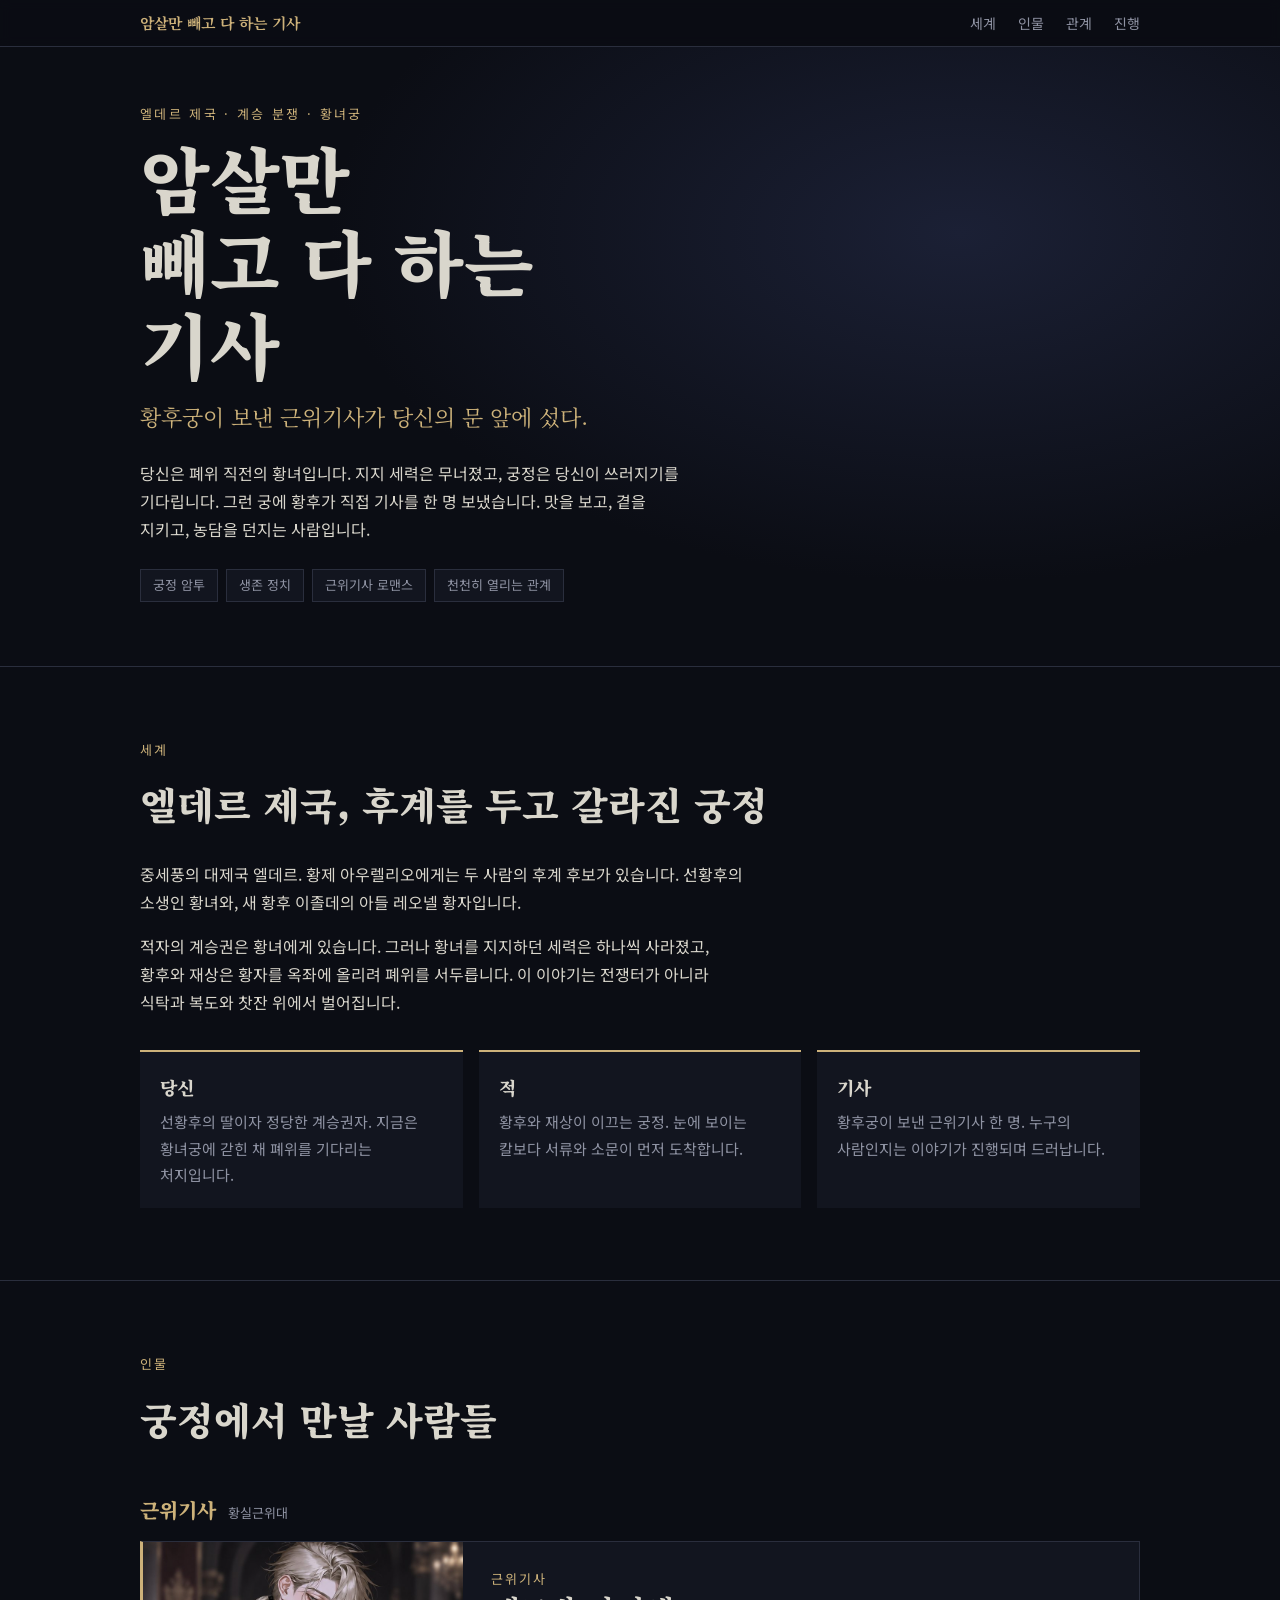
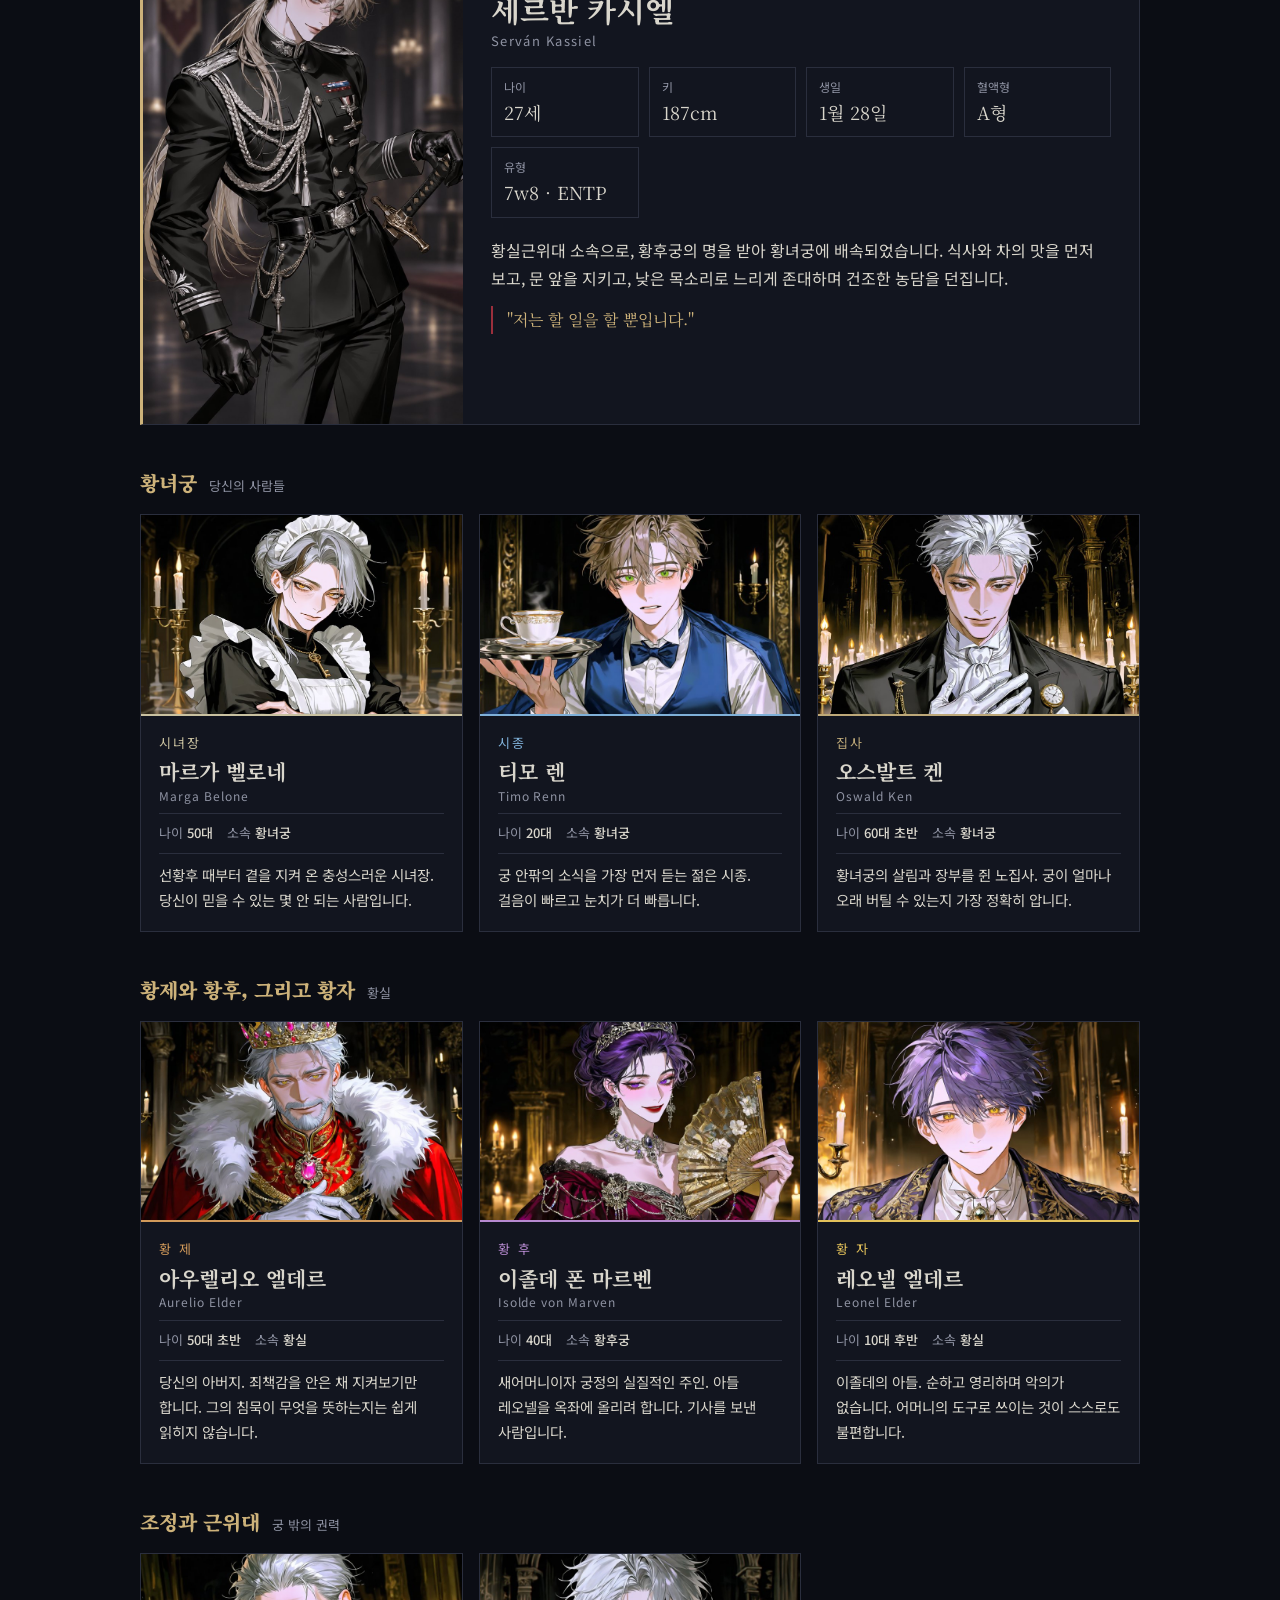
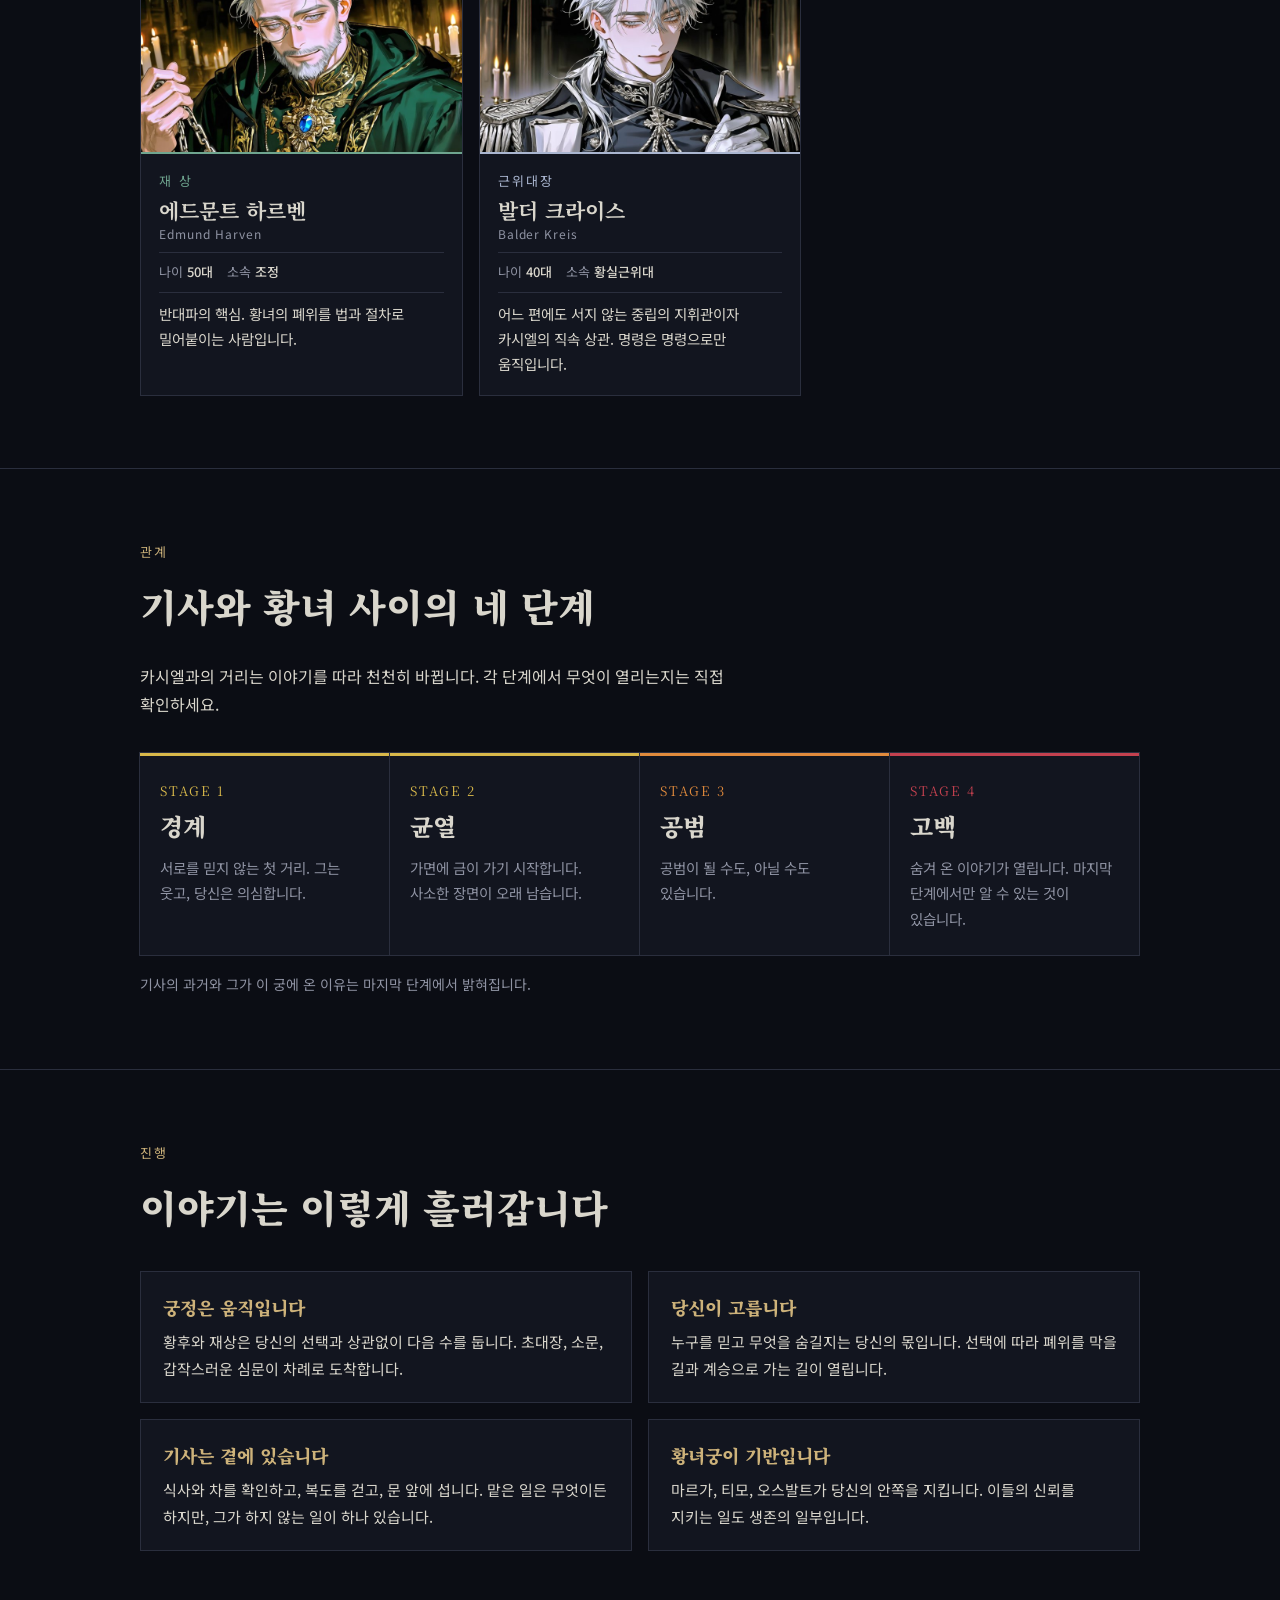
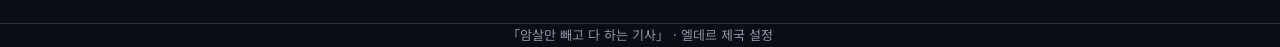
<file: index.html>
<!DOCTYPE html>
<html lang="ko">
<head>
<meta charset="utf-8">
<meta name="viewport" content="width=device-width, initial-scale=1">
<title>암살만 빼고 다 하는 기사</title>
<link rel="preconnect" href="https://fonts.googleapis.com">
<link rel="preconnect" href="https://fonts.gstatic.com" crossorigin>
<link href="https://fonts.googleapis.com/css2?family=Noto+Serif+KR:wght@400;600;900&family=Noto+Sans+KR:wght@400;500;700&display=swap" rel="stylesheet">
<style>
/* Layout idea: one dark court-ledger page; hero with the knight, then world, people grouped by household, relationship stages, how play runs. */
:root{
  --ink:#0b0d14;
  --panel:#12151f;
  --line:#2a2e3d;
  --text:#d9d6cc;
  --muted:#8f93a3;
  --gold:#cdb27a;
  --crimson:#9b2f3c;
  --serif:'Noto Serif KR','Noto Serif CJK KR',serif;
  --sans:'Noto Sans KR','Noto Sans CJK KR',sans-serif;
  color-scheme:dark;
}
*{box-sizing:border-box;margin:0;padding:0}
html{scroll-behavior:smooth}
body{word-break:keep-all;overflow-wrap:break-word;background:var(--ink);color:var(--text);font-family:var(--sans);line-height:1.75;font-size:16px;-webkit-text-size-adjust:100%}
a{color:var(--gold)}
:focus-visible{outline:2px solid var(--gold);outline-offset:3px}
.wrap{max-width:1040px;margin:0 auto;padding:0 20px}
h1,h2,h3{font-family:var(--serif);text-wrap:balance;font-weight:900}
.eyebrow{font-size:13px;letter-spacing:.18em;color:var(--gold);margin-bottom:10px}

/* nav */
nav{position:sticky;top:0;z-index:5;background:rgba(11,13,20,.92);backdrop-filter:blur(6px);border-bottom:1px solid var(--line)}
nav .wrap{display:flex;gap:6px 22px;align-items:center;flex-wrap:wrap;padding-top:10px;padding-bottom:10px;font-size:14px}
nav b{font-family:var(--serif);color:var(--gold);margin-right:auto;font-size:15px}
nav a{color:var(--muted);text-decoration:none}
nav a:hover{color:var(--text)}

/* hero */
.hero{position:relative;overflow:hidden;border-bottom:1px solid var(--line);background:radial-gradient(900px 500px at 75% 30%,#1b2035 0,transparent 70%),var(--ink)}
.hero .wrap{padding-top:56px}
.hero-copy{padding-bottom:64px;max-width:760px}
.hero h1{font-size:clamp(38px,7.4vw,72px);line-height:1.15;margin-bottom:8px}
.hero h1 em{font-style:normal;color:var(--crimson);text-decoration:line-through;text-decoration-thickness:4px;text-decoration-color:var(--crimson)}
.hero .tag{font-family:var(--serif);color:var(--gold);font-size:clamp(17px,2.4vw,22px);margin:14px 0 22px}
.hero p.lead{max-width:34em;color:var(--text)}
.facts{display:flex;flex-wrap:wrap;gap:8px;margin-top:26px}
.facts span{border:1px solid var(--line);padding:4px 12px;font-size:13px;color:var(--muted);background:var(--panel)}
.hero-img{align-self:end}
.hero-img img{display:block;width:100%;max-width:440px;margin-left:auto;-webkit-mask-image:linear-gradient(to bottom,#000 80%,transparent);mask-image:linear-gradient(to bottom,#000 80%,transparent)}

section{padding:72px 0;border-bottom:1px solid var(--line)}
section>.wrap>h2{font-size:clamp(26px,4vw,38px);margin-bottom:22px}
.prose{max-width:38em}
.prose p+p{margin-top:1em}

/* situation */
.situation{display:grid;grid-template-columns:repeat(3,1fr);gap:16px;margin-top:34px}
.situation div{background:var(--panel);border-top:2px solid var(--gold);padding:20px}
.situation h3{font-size:18px;margin-bottom:6px}
.situation p{color:var(--muted);font-size:15px}

/* people */
.group{margin-top:40px}
.group>h3{font-size:20px;color:var(--gold);display:flex;align-items:baseline;gap:12px;margin-bottom:14px}
.group>h3 small{font-family:var(--sans);font-weight:400;color:var(--muted);font-size:13px}
.grid{display:grid;grid-template-columns:repeat(auto-fill,minmax(300px,1fr));gap:16px}
.card{background:var(--panel);border:1px solid var(--line);display:flex;flex-direction:column;--a:var(--gold)}
.card .ph{aspect-ratio:16/10;overflow:hidden;border-bottom:2px solid var(--a)}
.card .ph img{width:100%;height:100%;object-fit:cover;object-position:50% 12%;display:block}
.card .body{padding:16px 18px 18px;display:flex;flex-direction:column;gap:4px;flex:1}
.role{font-size:13px;letter-spacing:.16em;color:var(--a)}
.card h4{font-family:var(--serif);font-size:21px;line-height:1.3}
.card h4 small{display:block;font-family:var(--sans);font-weight:400;color:var(--muted);font-size:12px;letter-spacing:.08em;margin-top:2px}
.meta{display:flex;flex-wrap:wrap;gap:4px 14px;font-size:13px;color:var(--muted);margin:6px 0 4px;padding:8px 0;border-top:1px solid var(--line);border-bottom:1px solid var(--line)}
.meta b{color:var(--text);font-weight:500}
.card p{font-size:14.5px;color:var(--text)}

.lead-card{display:grid;grid-template-columns:minmax(0,320px) 1fr;background:var(--panel);border:1px solid var(--line);border-left:3px solid var(--gold);margin-top:8px}
.lead-card .ph{overflow:hidden;background:#0a0b10}
.lead-card .ph img{width:100%;height:100%;object-fit:cover;object-position:50% 8%;display:block;min-height:360px}
.lead-card .body{padding:26px 28px}
.lead-card h4{font-family:var(--serif);font-size:30px;line-height:1.25}
.lead-card h4 small{display:block;font-family:var(--sans);font-weight:400;color:var(--muted);font-size:13px;letter-spacing:.1em;margin-top:4px}
.stats{display:grid;grid-template-columns:repeat(auto-fit,minmax(120px,1fr));gap:10px;margin:18px 0}
.stats div{border:1px solid var(--line);padding:8px 12px}
.stats dt{font-size:12px;color:var(--muted)}
.stats dd{white-space:nowrap;font-family:var(--serif);font-size:18px;font-variant-numeric:tabular-nums}
.quote{border-left:2px solid var(--crimson);padding-left:14px;color:var(--gold);font-family:var(--serif);margin-top:14px}

/* stages */
.stages{display:grid;grid-template-columns:repeat(4,1fr);gap:0;margin-top:34px;counter-reset:s}
.stage{padding:22px 20px 24px;border:1px solid var(--line);margin-left:-1px;background:var(--panel);position:relative}
.stage::before{content:"";position:absolute;left:0;right:0;top:0;height:3px;background:var(--c)}
.stage .n{font-family:var(--serif);font-size:13px;color:var(--c);letter-spacing:.14em}
.stage h3{font-size:24px;margin:2px 0 8px}
.stage p{font-size:14.5px;color:var(--muted)}
.note{margin-top:16px;color:var(--muted);font-size:14px}

/* flow */
.flow{display:grid;grid-template-columns:repeat(2,1fr);gap:16px;margin-top:30px}
.flow div{border:1px solid var(--line);padding:20px 22px;background:var(--panel)}
.flow h3{font-size:18px;color:var(--gold);margin-bottom:6px}
.flow p{font-size:15px;color:var(--text)}

.start{background:linear-gradient(180deg,var(--ink),#10131d)}
.start ol{margin-top:22px;padding-left:1.3em;max-width:38em}
.start li{margin-bottom:.6em}
.chips{display:flex;flex-wrap:wrap;gap:10px;margin-top:26px}
.chips span{border:1px solid var(--gold);color:var(--gold);padding:6px 16px;font-family:var(--serif)}
footer{padding:36px 0 56px;color:var(--muted);font-size:13px;text-align:center}

@media (max-width:820px){
  .hero .wrap{padding-top:40px}
  .hero-copy{padding-bottom:40px}
  .situation,.flow{grid-template-columns:1fr}
  .stages{grid-template-columns:1fr 1fr}
  .lead-card{grid-template-columns:1fr}
  .lead-card .ph img{min-height:0;aspect-ratio:4/5;object-position:50% 10%}
  section{padding:52px 0}
}
@media (max-width:480px){
  .stages{grid-template-columns:1fr}
  nav b{width:100%}
  .lead-card .body{padding:20px}
}
@media (prefers-reduced-motion:reduce){html{scroll-behavior:auto}}
</style>
</head>
<body>

<nav aria-label="목차">
  <div class="wrap">
    <b>암살만 빼고 다 하는 기사</b>
    <a href="#world">세계</a>
    <a href="#people">인물</a>
    <a href="#stages">관계</a>
    <a href="#play">진행</a>
  </div>
</nav>

<header class="hero">
  <div class="wrap">
    <div class="hero-copy">
      <p class="eyebrow">엘데르 제국 · 계승 분쟁 · 황녀궁</p>
      <h1>암살만<br>빼고 다 하는<br>기사</h1>
      <p class="tag">황후궁이 보낸 근위기사가 당신의 문 앞에 섰다.</p>
      <p class="lead">당신은 폐위 직전의 황녀입니다. 지지 세력은 무너졌고, 궁정은 당신이 쓰러지기를 기다립니다. 그런 궁에 황후가 직접 기사를 한 명 보냈습니다. 맛을 보고, 곁을 지키고, 농담을 던지는 사람입니다.</p>
      <div class="facts">
        <span>궁정 암투</span>
        <span>생존 정치</span>
        <span>근위기사 로맨스</span>
        <span>천천히 열리는 관계</span>
      </div>
    </div>
  </div>
</header>

<section id="world">
  <div class="wrap">
    <p class="eyebrow">세계</p>
    <h2>엘데르 제국, 후계를 두고 갈라진 궁정</h2>
    <div class="prose">
      <p>중세풍의 대제국 엘데르. 황제 아우렐리오에게는 두 사람의 후계 후보가 있습니다. 선황후의 소생인 황녀와, 새 황후 이졸데의 아들 레오넬 황자입니다.</p>
      <p>적자의 계승권은 황녀에게 있습니다. 그러나 황녀를 지지하던 세력은 하나씩 사라졌고, 황후와 재상은 황자를 옥좌에 올리려 폐위를 서두릅니다. 이 이야기는 전쟁터가 아니라 식탁과 복도와 찻잔 위에서 벌어집니다.</p>
    </div>
    <div class="situation">
      <div><h3>당신</h3><p>선황후의 딸이자 정당한 계승권자. 지금은 황녀궁에 갇힌 채 폐위를 기다리는 처지입니다.</p></div>
      <div><h3>적</h3><p>황후와 재상이 이끄는 궁정. 눈에 보이는 칼보다 서류와 소문이 먼저 도착합니다.</p></div>
      <div><h3>기사</h3><p>황후궁이 보낸 근위기사 한 명. 누구의 사람인지는 이야기가 진행되며 드러납니다.</p></div>
    </div>
  </div>
</section>

<section id="people">
  <div class="wrap">
    <p class="eyebrow">인물</p>
    <h2>궁정에서 만날 사람들</h2>

    <div class="group">
      <h3>근위기사 <small>황실근위대</small></h3>
      <article class="lead-card">
        <div class="ph"><img src="img/kas.jpg" alt="세르반 카시엘" loading="lazy"></div>
        <div class="body">
          <p class="role" style="color:var(--gold);font-size:13px;letter-spacing:.16em">근위기사</p>
          <h4>세르반 카시엘<small>Serván Kassiel</small></h4>
          <dl class="stats">
            <div><dt>나이</dt><dd>27세</dd></div>
            <div><dt>키</dt><dd>187cm</dd></div>
            <div><dt>생일</dt><dd>1월 28일</dd></div>
            <div><dt>혈액형</dt><dd>A형</dd></div>
            <div><dt>유형</dt><dd>7w8 · ENTP</dd></div>
          </dl>
          <p>황실근위대 소속으로, 황후궁의 명을 받아 황녀궁에 배속되었습니다. 식사와 차의 맛을 먼저 보고, 문 앞을 지키고, 낮은 목소리로 느리게 존대하며 건조한 농담을 던집니다.</p>
          <p class="quote">"저는 할 일을 할 뿐입니다."</p>
        </div>
      </article>
    </div>

    <div class="group">
      <h3>황녀궁 <small>당신의 사람들</small></h3>
      <div class="grid">
        <article class="card" style="--a:#c9c1a0">
          <div class="ph"><img src="img/maid.jpg" alt="시녀장 마르가 벨로네" loading="lazy"></div>
          <div class="body">
            <span class="role">시녀장</span>
            <h4>마르가 벨로네<small>Marga Belone</small></h4>
            <div class="meta"><span>나이 <b>50대</b></span><span>소속 <b>황녀궁</b></span></div>
            <p>선황후 때부터 곁을 지켜 온 충성스러운 시녀장. 당신이 믿을 수 있는 몇 안 되는 사람입니다.</p>
          </div>
        </article>
        <article class="card" style="--a:#7fb0d8">
          <div class="ph"><img src="img/page.jpg" alt="시종 티모 렌" loading="lazy"></div>
          <div class="body">
            <span class="role">시종</span>
            <h4>티모 렌<small>Timo Renn</small></h4>
            <div class="meta"><span>나이 <b>20대</b></span><span>소속 <b>황녀궁</b></span></div>
            <p>궁 안팎의 소식을 가장 먼저 듣는 젊은 시종. 걸음이 빠르고 눈치가 더 빠릅니다.</p>
          </div>
        </article>
        <article class="card" style="--a:#bda878">
          <div class="ph"><img src="img/butler.jpg" alt="집사 오스발트 켄" loading="lazy"></div>
          <div class="body">
            <span class="role">집사</span>
            <h4>오스발트 켄<small>Oswald Ken</small></h4>
            <div class="meta"><span>나이 <b>60대 초반</b></span><span>소속 <b>황녀궁</b></span></div>
            <p>황녀궁의 살림과 장부를 쥔 노집사. 궁이 얼마나 오래 버틸 수 있는지 가장 정확히 압니다.</p>
          </div>
        </article>
      </div>
    </div>

    <div class="group">
      <h3>황제와 황후, 그리고 황자 <small>황실</small></h3>
      <div class="grid">
        <article class="card" style="--a:#d29a5a">
          <div class="ph"><img src="img/emperor.jpg" alt="황제 아우렐리오 엘데르" loading="lazy"></div>
          <div class="body">
            <span class="role">황 제</span>
            <h4>아우렐리오 엘데르<small>Aurelio Elder</small></h4>
            <div class="meta"><span>나이 <b>50대 초반</b></span><span>소속 <b>황실</b></span></div>
            <p>당신의 아버지. 죄책감을 안은 채 지켜보기만 합니다. 그의 침묵이 무엇을 뜻하는지는 쉽게 읽히지 않습니다.</p>
          </div>
        </article>
        <article class="card" style="--a:#b78ad0">
          <div class="ph"><img src="img/empress.jpg" alt="황후 이졸데 폰 마르벤" loading="lazy"></div>
          <div class="body">
            <span class="role">황 후</span>
            <h4>이졸데 폰 마르벤<small>Isolde von Marven</small></h4>
            <div class="meta"><span>나이 <b>40대</b></span><span>소속 <b>황후궁</b></span></div>
            <p>새어머니이자 궁정의 실질적인 주인. 아들 레오넬을 옥좌에 올리려 합니다. 기사를 보낸 사람입니다.</p>
          </div>
        </article>
        <article class="card" style="--a:#e3c15a">
          <div class="ph"><img src="img/leonel.jpg" alt="황자 레오넬 엘데르" loading="lazy"></div>
          <div class="body">
            <span class="role">황 자</span>
            <h4>레오넬 엘데르<small>Leonel Elder</small></h4>
            <div class="meta"><span>나이 <b>10대 후반</b></span><span>소속 <b>황실</b></span></div>
            <p>이졸데의 아들. 순하고 영리하며 악의가 없습니다. 어머니의 도구로 쓰이는 것이 스스로도 불편합니다.</p>
          </div>
        </article>
      </div>
    </div>

    <div class="group">
      <h3>조정과 근위대 <small>궁 밖의 권력</small></h3>
      <div class="grid">
        <article class="card" style="--a:#6fa58f">
          <div class="ph"><img src="img/chancellor.jpg" alt="재상 에드문트 하르벤" loading="lazy"></div>
          <div class="body">
            <span class="role">재 상</span>
            <h4>에드문트 하르벤<small>Edmund Harven</small></h4>
            <div class="meta"><span>나이 <b>50대</b></span><span>소속 <b>조정</b></span></div>
            <p>반대파의 핵심. 황녀의 폐위를 법과 절차로 밀어붙이는 사람입니다.</p>
          </div>
        </article>
        <article class="card" style="--a:#aab6d0">
          <div class="ph"><img src="img/captain.jpg" alt="근위대장 발더 크라이스" loading="lazy"></div>
          <div class="body">
            <span class="role">근위대장</span>
            <h4>발더 크라이스<small>Balder Kreis</small></h4>
            <div class="meta"><span>나이 <b>40대</b></span><span>소속 <b>황실근위대</b></span></div>
            <p>어느 편에도 서지 않는 중립의 지휘관이자 카시엘의 직속 상관. 명령은 명령으로만 움직입니다.</p>
          </div>
        </article>
      </div>
    </div>
  </div>
</section>

<section id="stages">
  <div class="wrap">
    <p class="eyebrow">관계</p>
    <h2>기사와 황녀 사이의 네 단계</h2>
    <div class="prose"><p>카시엘과의 거리는 이야기를 따라 천천히 바뀝니다. 각 단계에서 무엇이 열리는지는 직접 확인하세요.</p></div>
    <div class="stages">
      <div class="stage" style="--c:#d8b84a"><span class="n">STAGE 1</span><h3>경계</h3><p>서로를 믿지 않는 첫 거리. 그는 웃고, 당신은 의심합니다.</p></div>
      <div class="stage" style="--c:#d8b84a"><span class="n">STAGE 2</span><h3>균열</h3><p>가면에 금이 가기 시작합니다. 사소한 장면이 오래 남습니다.</p></div>
      <div class="stage" style="--c:#e08a3c"><span class="n">STAGE 3</span><h3>공범</h3><p>공범이 될 수도, 아닐 수도 있습니다.</p></div>
      <div class="stage" style="--c:#c4414f"><span class="n">STAGE 4</span><h3>고백</h3><p>숨겨 온 이야기가 열립니다. 마지막 단계에서만 알 수 있는 것이 있습니다.</p></div>
    </div>
    <p class="note">기사의 과거와 그가 이 궁에 온 이유는 마지막 단계에서 밝혀집니다.</p>
  </div>
</section>

<section id="play">
  <div class="wrap">
    <p class="eyebrow">진행</p>
    <h2>이야기는 이렇게 흘러갑니다</h2>
    <div class="flow">
      <div><h3>궁정은 움직입니다</h3><p>황후와 재상은 당신의 선택과 상관없이 다음 수를 둡니다. 초대장, 소문, 갑작스러운 심문이 차례로 도착합니다.</p></div>
      <div><h3>당신이 고릅니다</h3><p>누구를 믿고 무엇을 숨길지는 당신의 몫입니다. 선택에 따라 폐위를 막을 길과 계승으로 가는 길이 열립니다.</p></div>
      <div><h3>기사는 곁에 있습니다</h3><p>식사와 차를 확인하고, 복도를 걷고, 문 앞에 섭니다. 맡은 일은 무엇이든 하지만, 그가 하지 않는 일이 하나 있습니다.</p></div>
      <div><h3>황녀궁이 기반입니다</h3><p>마르가, 티모, 오스발트가 당신의 안쪽을 지킵니다. 이들의 신뢰를 지키는 일도 생존의 일부입니다.</p></div>
    </div>
  </div>
</section>

<footer class="wrap">「암살만 빼고 다 하는 기사」 · 엘데르 제국 설정</footer>

</body>
</html>
</file>
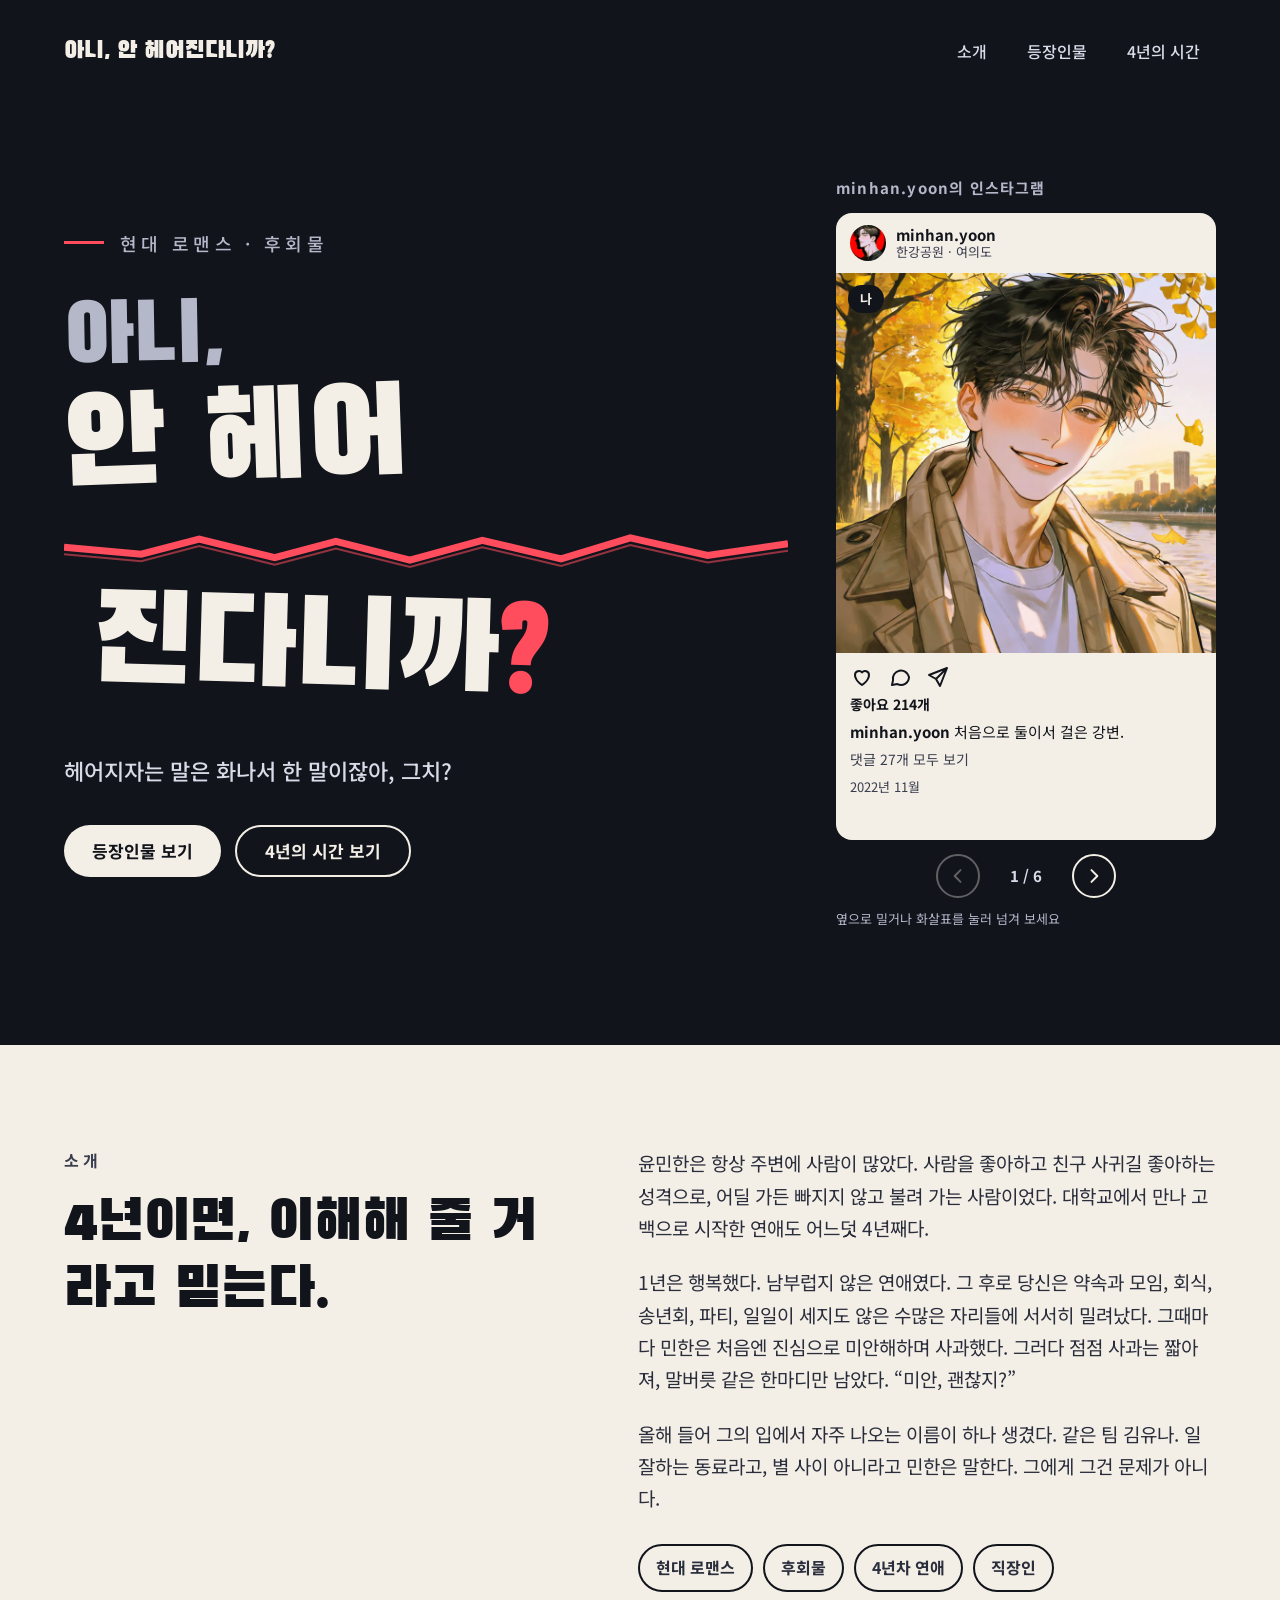
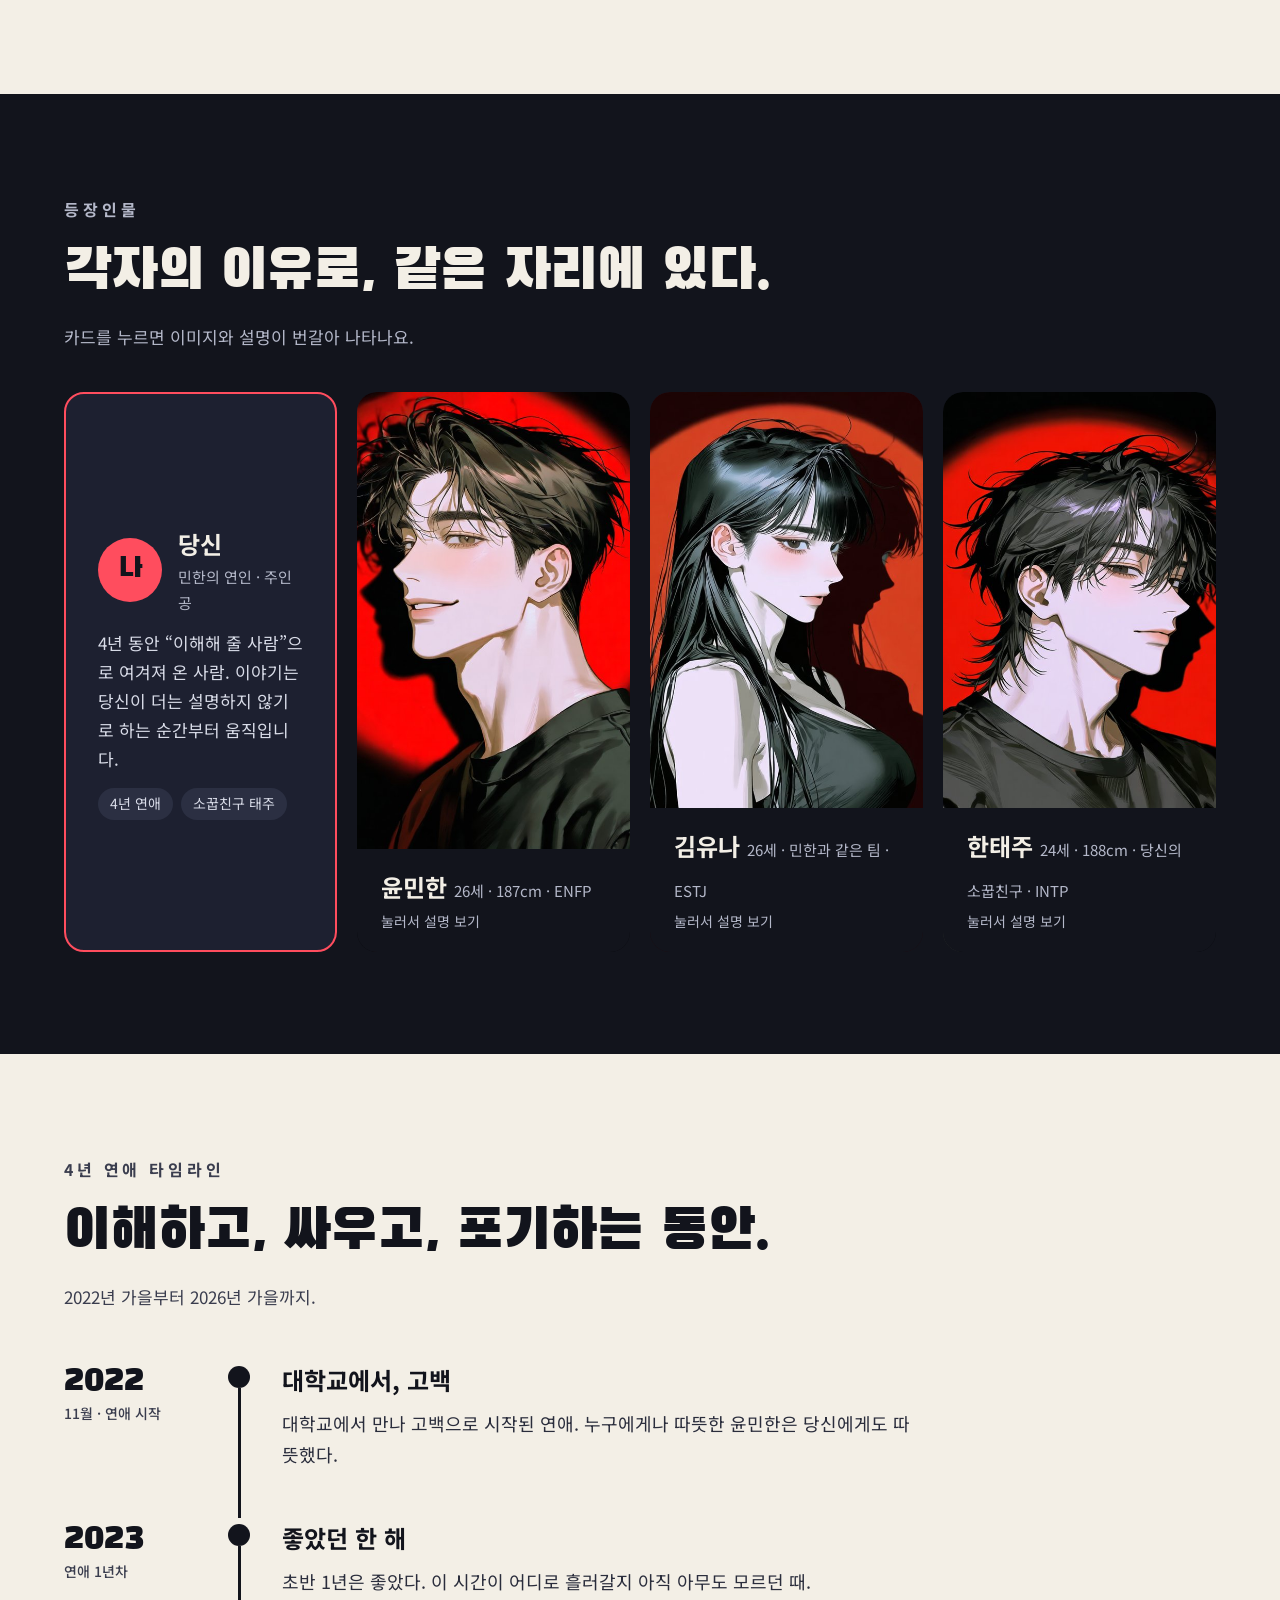
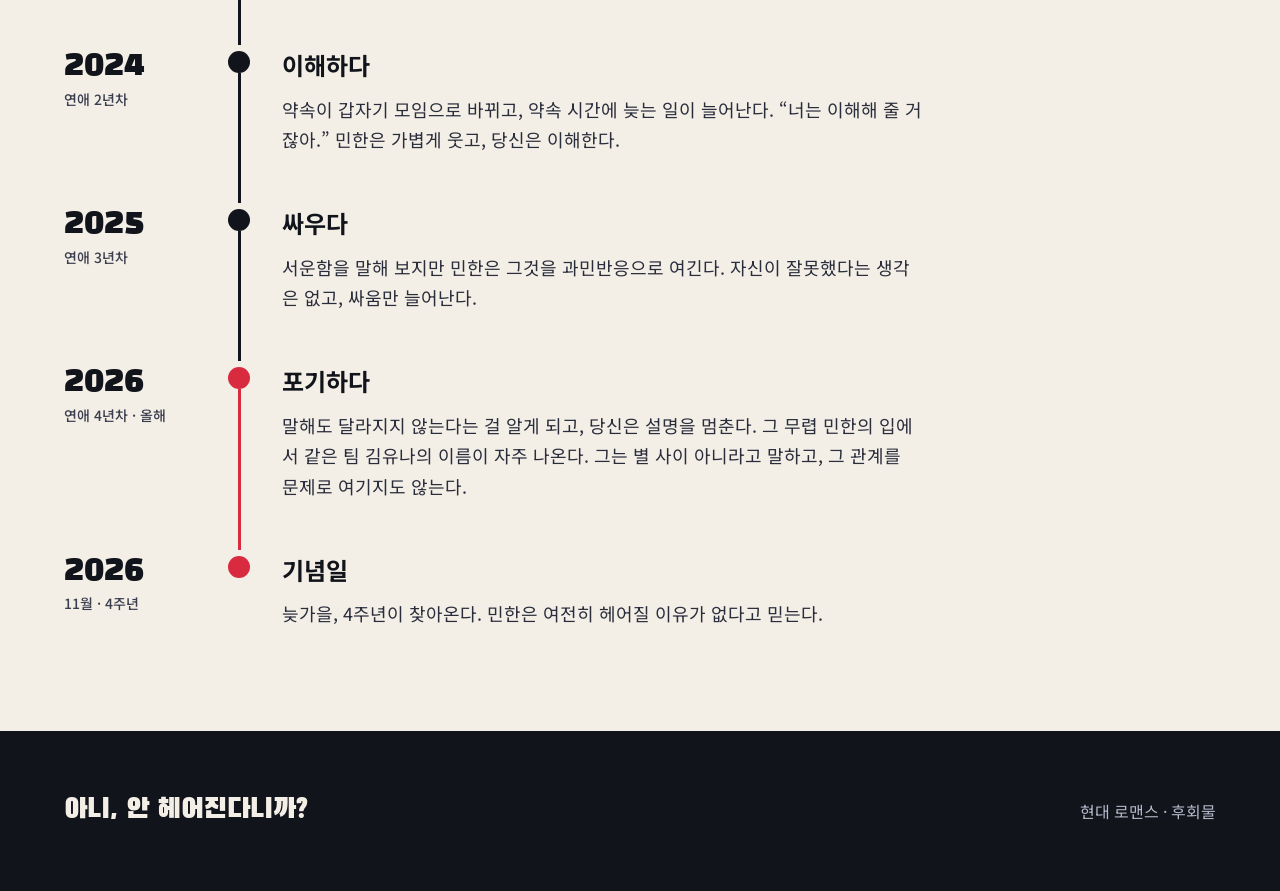
<file: not-breaking-up-site/index.html>
<!doctype html>
<html lang="ko">
<head>
  <meta charset="utf-8">
  <meta name="viewport" content="width=device-width, initial-scale=1">
  <title>아니, 안 헤어진다니까? | 작품 소개</title>
  <meta name="description" content="4년 연애, 이해해 줄 거라고 믿는 남자친구와 끝내 설명을 멈추는 당신의 현대 로맨스 후회물.">
  <meta property="og:title" content="아니, 안 헤어진다니까?">
  <meta property="og:description" content="헤어지자는 말은 화나서 한 말이잖아, 그치?">
  <meta property="og:type" content="website">
  <meta property="og:image" content="images/minhan.jpg">
  <link rel="preconnect" href="https://fonts.googleapis.com">
  <link rel="preconnect" href="https://fonts.gstatic.com" crossorigin>
  <link href="https://fonts.googleapis.com/css2?family=Black+Han+Sans&family=Noto+Sans+KR:wght@400;500;700&display=swap" rel="stylesheet">
  <link rel="stylesheet" href="css/style.css">
</head>
<body>

  <header class="site-header wrap">
    <a class="brand display" href="#top">아니, 안 헤어진다니까?</a>
    <nav class="nav" aria-label="주요 메뉴">
      <a href="#story">소개</a>
      <a href="#cast">등장인물</a>
      <a href="#timeline">4년의 시간</a>
    </nav>
  </header>

  <main id="top">

    <section class="hero wrap">
      <div class="hero__main">
        <p class="eyebrow"><span class="eyebrow__bar" aria-hidden="true"></span>현대 로맨스 · 후회물</p>
        <h1 class="title display">
          <span class="title__a">아니,</span>
          <span class="title__b">안 헤어</span>
          <svg class="crack" aria-hidden="true" viewBox="0 0 900 110" preserveAspectRatio="none">
            <polyline class="thick" vector-effect="non-scaling-stroke" points="0,52 96,64 168,38 262,70 338,42 430,74 520,40 618,72 704,36 800,66 900,46"></polyline>
            <polyline class="thin" vector-effect="non-scaling-stroke" points="0,64 96,76 168,50 262,82 338,54 430,86 520,52 618,84 704,48 800,78 900,58"></polyline>
          </svg>
          <span class="title__c">진다니까<span class="q">?</span></span>
        </h1>
        <p class="tagline">헤어지자는 말은 화나서 한 말이잖아, 그치?</p>
        <div class="actions">
          <a class="btn btn--solid" href="#cast">등장인물 보기</a>
          <a class="btn btn--line" href="#timeline">4년의 시간 보기</a>
        </div>
      </div>

      <div class="hero__feed">
        <p class="feed__label">minhan.yoon의 인스타그램</p>
        <div class="feed" tabindex="0" role="region" aria-label="윤민한 인스타그램 피드">
          <article class="post">
            <header class="post__head">
              <img class="post__avatar" src="images/minhan.jpg" alt="">
              <div class="post__who"><strong>minhan.yoon</strong><span>한강공원 · 여의도</span></div>
            </header>
            <div class="post__photo post__photo--a">
              <img src="images/post1.jpg" alt="가을 한강공원에서 웃고 있는 윤민한" loading="lazy">
              <span class="post__tag">나</span>
            </div>
            <div class="post__actions"><svg viewBox="0 0 24 24" fill="none" stroke="currentColor" stroke-width="2" stroke-linecap="round" stroke-linejoin="round" aria-hidden="true"><path d="M12 20s-7-4.5-7-10a4 4 0 0 1 7-2.6A4 4 0 0 1 19 10c0 5.5-7 10-7 10z"/></svg><svg viewBox="0 0 24 24" fill="none" stroke="currentColor" stroke-width="2" stroke-linecap="round" stroke-linejoin="round" aria-hidden="true"><path d="M21 12a8 8 0 0 1-11.6 7.1L4 20l1-4.6A8 8 0 1 1 21 12z"/></svg><svg viewBox="0 0 24 24" fill="none" stroke="currentColor" stroke-width="2" stroke-linecap="round" stroke-linejoin="round" aria-hidden="true"><path d="M21 3 10 14M21 3l-7 18-4-7-7-4z"/></svg></div>
            <p class="post__likes">좋아요 214개</p>
            <p class="post__caption"><strong>minhan.yoon</strong> 처음으로 둘이서 걸은 강변.</p>
            <p class="post__more">댓글 27개 모두 보기</p>
            <time class="post__date">2022년 11월</time>
          </article>
          <article class="post">
            <header class="post__head">
              <img class="post__avatar" src="images/minhan.jpg" alt="">
              <div class="post__who"><strong>minhan.yoon</strong><span>연남동 파스타집</span></div>
            </header>
            <div class="post__photo post__photo--b">
              <img src="images/post2.jpg" alt="토마토 파스타와 와인이 놓인 식탁" loading="lazy">
              <span class="post__tag">나</span>
            </div>
            <div class="post__actions"><svg viewBox="0 0 24 24" fill="none" stroke="currentColor" stroke-width="2" stroke-linecap="round" stroke-linejoin="round" aria-hidden="true"><path d="M12 20s-7-4.5-7-10a4 4 0 0 1 7-2.6A4 4 0 0 1 19 10c0 5.5-7 10-7 10z"/></svg><svg viewBox="0 0 24 24" fill="none" stroke="currentColor" stroke-width="2" stroke-linecap="round" stroke-linejoin="round" aria-hidden="true"><path d="M21 12a8 8 0 0 1-11.6 7.1L4 20l1-4.6A8 8 0 1 1 21 12z"/></svg><svg viewBox="0 0 24 24" fill="none" stroke="currentColor" stroke-width="2" stroke-linecap="round" stroke-linejoin="round" aria-hidden="true"><path d="M21 3 10 14M21 3l-7 18-4-7-7-4z"/></svg></div>
            <p class="post__likes">좋아요 187개</p>
            <p class="post__caption"><strong>minhan.yoon</strong> 같이 먹은 첫 파스타. 맛은 그저 그랬는데 좋았다.</p>
            <p class="post__more">댓글 31개 모두 보기</p>
            <time class="post__date">2023년 3월</time>
          </article>
          <article class="post">
            <header class="post__head">
              <img class="post__avatar" src="images/minhan.jpg" alt="">
              <div class="post__who"><strong>minhan.yoon</strong><span>대학 동기 동창회</span></div>
            </header>
            <div class="post__photo post__photo--c">
              <img src="images/post3.jpg" alt="동창회 식탁에서 건배하는 사람들" loading="lazy">
              
            </div>
            <div class="post__actions"><svg viewBox="0 0 24 24" fill="none" stroke="currentColor" stroke-width="2" stroke-linecap="round" stroke-linejoin="round" aria-hidden="true"><path d="M12 20s-7-4.5-7-10a4 4 0 0 1 7-2.6A4 4 0 0 1 19 10c0 5.5-7 10-7 10z"/></svg><svg viewBox="0 0 24 24" fill="none" stroke="currentColor" stroke-width="2" stroke-linecap="round" stroke-linejoin="round" aria-hidden="true"><path d="M21 12a8 8 0 0 1-11.6 7.1L4 20l1-4.6A8 8 0 1 1 21 12z"/></svg><svg viewBox="0 0 24 24" fill="none" stroke="currentColor" stroke-width="2" stroke-linecap="round" stroke-linejoin="round" aria-hidden="true"><path d="M21 3 10 14M21 3l-7 18-4-7-7-4z"/></svg></div>
            <p class="post__likes">좋아요 342개</p>
            <p class="post__caption"><strong>minhan.yoon</strong> 오랜만에 다 모였다. 밤새 떠들었다.</p>
            <p class="post__more">댓글 34개 모두 보기</p>
            <time class="post__date">2024년 5월</time>
          </article>
          <article class="post">
            <header class="post__head">
              <img class="post__avatar" src="images/minhan.jpg" alt="">
              <div class="post__who"><strong>minhan.yoon</strong><span>신촌 · 친구들과</span></div>
            </header>
            <div class="post__photo post__photo--d">
              <img src="images/post4.jpg" alt="신촌 호프집에서 친구들과 셀카를 찍는 윤민한" loading="lazy">
              
            </div>
            <div class="post__actions"><svg viewBox="0 0 24 24" fill="none" stroke="currentColor" stroke-width="2" stroke-linecap="round" stroke-linejoin="round" aria-hidden="true"><path d="M12 20s-7-4.5-7-10a4 4 0 0 1 7-2.6A4 4 0 0 1 19 10c0 5.5-7 10-7 10z"/></svg><svg viewBox="0 0 24 24" fill="none" stroke="currentColor" stroke-width="2" stroke-linecap="round" stroke-linejoin="round" aria-hidden="true"><path d="M21 12a8 8 0 0 1-11.6 7.1L4 20l1-4.6A8 8 0 1 1 21 12z"/></svg><svg viewBox="0 0 24 24" fill="none" stroke="currentColor" stroke-width="2" stroke-linecap="round" stroke-linejoin="round" aria-hidden="true"><path d="M21 3 10 14M21 3l-7 18-4-7-7-4z"/></svg></div>
            <p class="post__likes">좋아요 276개</p>
            <p class="post__caption"><strong>minhan.yoon</strong> 오늘도 모임. 다들 여전하다.</p>
            <p class="post__more">댓글 29개 모두 보기</p>
            <time class="post__date">2025년 2월</time>
          </article>
          <article class="post">
            <header class="post__head">
              <img class="post__avatar" src="images/minhan.jpg" alt="">
              <div class="post__who"><strong>minhan.yoon</strong><span>회사 근처 이자카야</span></div>
            </header>
            <div class="post__photo post__photo--e">
              <img src="images/post5.jpg" alt="이자카야에서 셀카를 찍는 윤민한과 뒤쪽의 동료들" loading="lazy">
              
            </div>
            <div class="post__actions"><svg viewBox="0 0 24 24" fill="none" stroke="currentColor" stroke-width="2" stroke-linecap="round" stroke-linejoin="round" aria-hidden="true"><path d="M12 20s-7-4.5-7-10a4 4 0 0 1 7-2.6A4 4 0 0 1 19 10c0 5.5-7 10-7 10z"/></svg><svg viewBox="0 0 24 24" fill="none" stroke="currentColor" stroke-width="2" stroke-linecap="round" stroke-linejoin="round" aria-hidden="true"><path d="M21 12a8 8 0 0 1-11.6 7.1L4 20l1-4.6A8 8 0 1 1 21 12z"/></svg><svg viewBox="0 0 24 24" fill="none" stroke="currentColor" stroke-width="2" stroke-linecap="round" stroke-linejoin="round" aria-hidden="true"><path d="M21 3 10 14M21 3l-7 18-4-7-7-4z"/></svg></div>
            <p class="post__likes post__likes--by"><span class="liked__avatar" aria-hidden="true">유</span><span><strong>yuna.kim</strong>님 외 <strong>417명</strong>이 좋아합니다</span></p>
            <p class="post__caption"><strong>minhan.yoon</strong> 회식 2차까지 완주.</p>
            <p class="post__more">댓글 32개 모두 보기</p>
            <p class="post__comment"><strong>yuna.kim</strong> 오늘 고생 많으셨어요. 조심히 들어가세요.</p>
            <time class="post__date">2025년 9월</time>
          </article>
          <article class="post">
            <header class="post__head">
              <img class="post__avatar" src="images/minhan.jpg" alt="">
              <div class="post__who"><strong>minhan.yoon</strong><span>잠실야구장</span></div>
            </header>
            <div class="post__photo post__photo--f">
              <img src="images/post6.jpg" alt="야구장에서 친구들과 맥주를 들고 셀카를 찍는 윤민한" loading="lazy">
              
            </div>
            <div class="post__actions"><svg viewBox="0 0 24 24" fill="none" stroke="currentColor" stroke-width="2" stroke-linecap="round" stroke-linejoin="round" aria-hidden="true"><path d="M12 20s-7-4.5-7-10a4 4 0 0 1 7-2.6A4 4 0 0 1 19 10c0 5.5-7 10-7 10z"/></svg><svg viewBox="0 0 24 24" fill="none" stroke="currentColor" stroke-width="2" stroke-linecap="round" stroke-linejoin="round" aria-hidden="true"><path d="M21 12a8 8 0 0 1-11.6 7.1L4 20l1-4.6A8 8 0 1 1 21 12z"/></svg><svg viewBox="0 0 24 24" fill="none" stroke="currentColor" stroke-width="2" stroke-linecap="round" stroke-linejoin="round" aria-hidden="true"><path d="M21 3 10 14M21 3l-7 18-4-7-7-4z"/></svg></div>
            <p class="post__likes post__likes--by"><span class="liked__avatar" aria-hidden="true">유</span><span><strong>yuna.kim</strong>님 외 <strong>364명</strong>이 좋아합니다</span></p>
            <p class="post__caption"><strong>minhan.yoon</strong> 친구들이랑 직관. 이겼다.</p>
            <p class="post__more">댓글 36개 모두 보기</p>
            <p class="post__comment"><strong>yuna.kim</strong> 다음엔 저도 같이 가요.</p>
            <time class="post__date">2026년 4월</time>
          </article>
        </div>
        <div class="feed__nav">
          <button type="button" class="feed__btn" data-dir="-1" aria-label="이전 게시물"><svg viewBox="0 0 24 24" fill="none" stroke="currentColor" stroke-width="2.4" stroke-linecap="round" stroke-linejoin="round" aria-hidden="true"><path d="M15 5l-7 7 7 7"/></svg></button>
          <span class="feed__count" aria-live="polite">1 / 6</span>
          <button type="button" class="feed__btn" data-dir="1" aria-label="다음 게시물"><svg viewBox="0 0 24 24" fill="none" stroke="currentColor" stroke-width="2.4" stroke-linecap="round" stroke-linejoin="round" aria-hidden="true"><path d="M9 5l7 7-7 7"/></svg></button>
        </div>
        <p class="feed__hint">옆으로 밀거나 화살표를 눌러 넘겨 보세요</p>
      </div>
    </section>

    <section id="story" class="band band--cream">
      <div class="wrap story">
        <div class="story__head">
          <p class="label">소개</p>
          <h2 class="h2 display">4년이면, 이해해 줄 거라고 믿는다.</h2>
        </div>
        <div class="story__body">
          <p>윤민한은 항상 주변에 사람이 많았다. 사람을 좋아하고 친구 사귀길 좋아하는 성격으로, 어딜 가든 빠지지 않고 불려 가는 사람이었다. 대학교에서 만나 고백으로 시작한 연애도 어느덧 4년째다.</p>
          <p>1년은 행복했다. 남부럽지 않은 연애였다. 그 후로 당신은 약속과 모임, 회식, 송년회, 파티, 일일이 세지도 않은 수많은 자리들에 서서히 밀려났다. 그때마다 민한은 처음엔 진심으로 미안해하며 사과했다. 그러다 점점 사과는 짧아져, 말버릇 같은 한마디만 남았다. “미안, 괜찮지?”</p>
          <p>올해 들어 그의 입에서 자주 나오는 이름이 하나 생겼다. 같은 팀 김유나. 일 잘하는 동료라고, 별 사이 아니라고 민한은 말한다. 그에게 그건 문제가 아니다.</p>
          <ul class="tags">
            <li>현대 로맨스</li><li>후회물</li><li>4년차 연애</li><li>직장인</li>
          </ul>
        </div>
      </div>
    </section>

    <section id="cast" class="wrap cast">
      <p class="label label--dark">등장인물</p>
      <h2 class="h2 display">각자의 이유로, 같은 자리에 있다.</h2>
      <p class="lead">카드를 누르면 이미지와 설명이 번갈아 나타나요.</p>

      <div class="cast__grid">
        <article class="you">
          <div class="you__head">
            <span class="avatar avatar--accent">나</span>
            <div>
              <h3>당신</h3>
              <p class="face__sub">민한의 연인 · 주인공</p>
            </div>
          </div>
          <p>4년 동안 “이해해 줄 사람”으로 여겨져 온 사람. 이야기는 당신이 더는 설명하지 않기로 하는 순간부터 움직입니다.</p>
          <ul class="chips"><li>4년 연애</li><li>소꿉친구 태주</li></ul>
        </article>

        <button type="button" class="char-card" aria-pressed="false">
          <span class="face face--image">
            <img src="images/minhan.jpg" alt="윤민한 일러스트" loading="lazy">
            <span class="face__caption">
              <span class="face__name">윤민한 <small>26세 · 187cm · ENFP</small></span>
              <span class="face__hint">눌러서 설명 보기</span>
            </span>
          </span>
          <span class="face face--info" hidden>
            <span class="face__head">
              <span class="avatar">민</span>
              <span>
                <span class="face__name">윤민한</span>
                <span class="face__sub">26세 · 187cm · ENFP</span>
              </span>
            </span>
            <span class="face__desc">누구에게나 다정하지만, 문제를 문제로 느끼지 못하는 사람. 유나와의 관계도, 당신과의 약속을 미루는 일도 그에게는 문제가 될 것이 아니다. 헤어지자는 말도 그에게는 화가 나서 한 말일 뿐이다. 그 말이 진심이었다는 걸 알게 되는 순간, 처음으로 현실이 닥쳐온다.</span>
            <ul class="chips"><li>무감각</li><li>문제 인식 없음</li></ul>
            <span class="face__hint face__hint--bottom">눌러서 이미지 보기</span>
          </span>
        </button>
        <button type="button" class="char-card" aria-pressed="false">
          <span class="face face--image">
            <img src="images/yuna.jpg" alt="김유나 일러스트" loading="lazy">
            <span class="face__caption">
              <span class="face__name">김유나 <small>26세 · 민한과 같은 팀 · ESTJ</small></span>
              <span class="face__hint">눌러서 설명 보기</span>
            </span>
          </span>
          <span class="face face--info" hidden>
            <span class="face__head">
              <span class="avatar">유</span>
              <span>
                <span class="face__name">김유나</span>
                <span class="face__sub">26세 · 민한과 같은 팀 · ESTJ</span>
              </span>
            </span>
            <span class="face__desc">유능하고 당찬 직장인. 원하는 것이 있으면 가져야 직성이 풀리는 성격이다. 당신의 존재를 알면서도 민한의 곁에서 물러나지 않고, 원하는 것을 고백이 아니라 상황으로 묶어 둔다.</span>
            <ul class="chips"><li>회사에서 ‘여친’으로 알려짐</li><li>정중한 존댓말</li></ul>
            <span class="face__hint face__hint--bottom">눌러서 이미지 보기</span>
          </span>
        </button>
        <button type="button" class="char-card" aria-pressed="false">
          <span class="face face--image">
            <img src="images/taeju.jpg" alt="한태주 일러스트" loading="lazy">
            <span class="face__caption">
              <span class="face__name">한태주 <small>24세 · 188cm · 당신의 소꿉친구 · INTP</small></span>
              <span class="face__hint">눌러서 설명 보기</span>
            </span>
          </span>
          <span class="face face--info" hidden>
            <span class="face__head">
              <span class="avatar">태</span>
              <span>
                <span class="face__name">한태주</span>
                <span class="face__sub">24세 · 188cm · 당신의 소꿉친구 · INTP</span>
              </span>
            </span>
            <span class="face__desc">말수가 적고 표정이 없다. 당신이 무너질 때면 말없이 와서 옆에 앉아 있는 사람. 오랜 시간 당신의 곁에서 당신을 지켜보며 그의 마음은 조금씩 커져 왔다. 민한은 마음에 들어 하지 않지만 티를 내지 않는다.</span>
            <ul class="chips"><li>오랜 소꿉친구</li><li>조용한 보호</li></ul>
            <span class="face__hint face__hint--bottom">눌러서 이미지 보기</span>
          </span>
        </button>
      </div>
    </section>

    <section id="timeline" class="band band--cream">
      <div class="wrap timeline">
        <p class="label">4년 연애 타임라인</p>
        <h2 class="h2 display">이해하고, 싸우고, 포기하는 동안.</h2>
        <p class="lead lead--ink">2022년 가을부터 2026년 가을까지.</p>

        <ol class="tl">
        <li class="tl__item">
          <div class="tl__when"><span class="tl__year">2022</span><span class="tl__cap">11월 · 연애 시작</span></div>
          <div class="tl__rail" aria-hidden="true"><span class="tl__dot"></span><span class="tl__line"></span></div>
          <div class="tl__body"><h3>대학교에서, 고백</h3><p>대학교에서 만나 고백으로 시작된 연애. 누구에게나 따뜻한 윤민한은 당신에게도 따뜻했다.</p></div>
        </li>
        <li class="tl__item">
          <div class="tl__when"><span class="tl__year">2023</span><span class="tl__cap">연애 1년차</span></div>
          <div class="tl__rail" aria-hidden="true"><span class="tl__dot"></span><span class="tl__line"></span></div>
          <div class="tl__body"><h3>좋았던 한 해</h3><p>초반 1년은 좋았다. 이 시간이 어디로 흘러갈지 아직 아무도 모르던 때.</p></div>
        </li>
        <li class="tl__item">
          <div class="tl__when"><span class="tl__year">2024</span><span class="tl__cap">연애 2년차</span></div>
          <div class="tl__rail" aria-hidden="true"><span class="tl__dot"></span><span class="tl__line"></span></div>
          <div class="tl__body"><h3>이해하다</h3><p>약속이 갑자기 모임으로 바뀌고, 약속 시간에 늦는 일이 늘어난다. “너는 이해해 줄 거잖아.” 민한은 가볍게 웃고, 당신은 이해한다.</p></div>
        </li>
        <li class="tl__item">
          <div class="tl__when"><span class="tl__year">2025</span><span class="tl__cap">연애 3년차</span></div>
          <div class="tl__rail" aria-hidden="true"><span class="tl__dot"></span><span class="tl__line"></span></div>
          <div class="tl__body"><h3>싸우다</h3><p>서운함을 말해 보지만 민한은 그것을 과민반응으로 여긴다. 자신이 잘못했다는 생각은 없고, 싸움만 늘어난다.</p></div>
        </li>
        <li class="tl__item is-broken">
          <div class="tl__when"><span class="tl__year">2026</span><span class="tl__cap">연애 4년차 · 올해</span></div>
          <div class="tl__rail" aria-hidden="true"><span class="tl__dot"></span><span class="tl__line"></span></div>
          <div class="tl__body"><h3>포기하다</h3><p>말해도 달라지지 않는다는 걸 알게 되고, 당신은 설명을 멈춘다. 그 무렵 민한의 입에서 같은 팀 김유나의 이름이 자주 나온다. 그는 별 사이 아니라고 말하고, 그 관계를 문제로 여기지도 않는다.</p></div>
        </li>
        <li class="tl__item is-broken is-last">
          <div class="tl__when"><span class="tl__year">2026</span><span class="tl__cap">11월 · 4주년</span></div>
          <div class="tl__rail" aria-hidden="true"><span class="tl__dot"></span><span class="tl__line"></span></div>
          <div class="tl__body"><h3>기념일</h3><p>늦가을, 4주년이 찾아온다. 민한은 여전히 헤어질 이유가 없다고 믿는다.</p></div>
        </li>
        </ol>
      </div>
    </section>

  </main>

  <footer class="site-footer wrap">
    <span class="display">아니, 안 헤어진다니까?</span>
    <span class="foot-sub">현대 로맨스 · 후회물</span>
  </footer>

  <script src="js/main.js"></script>
</body>
</html>
</file>
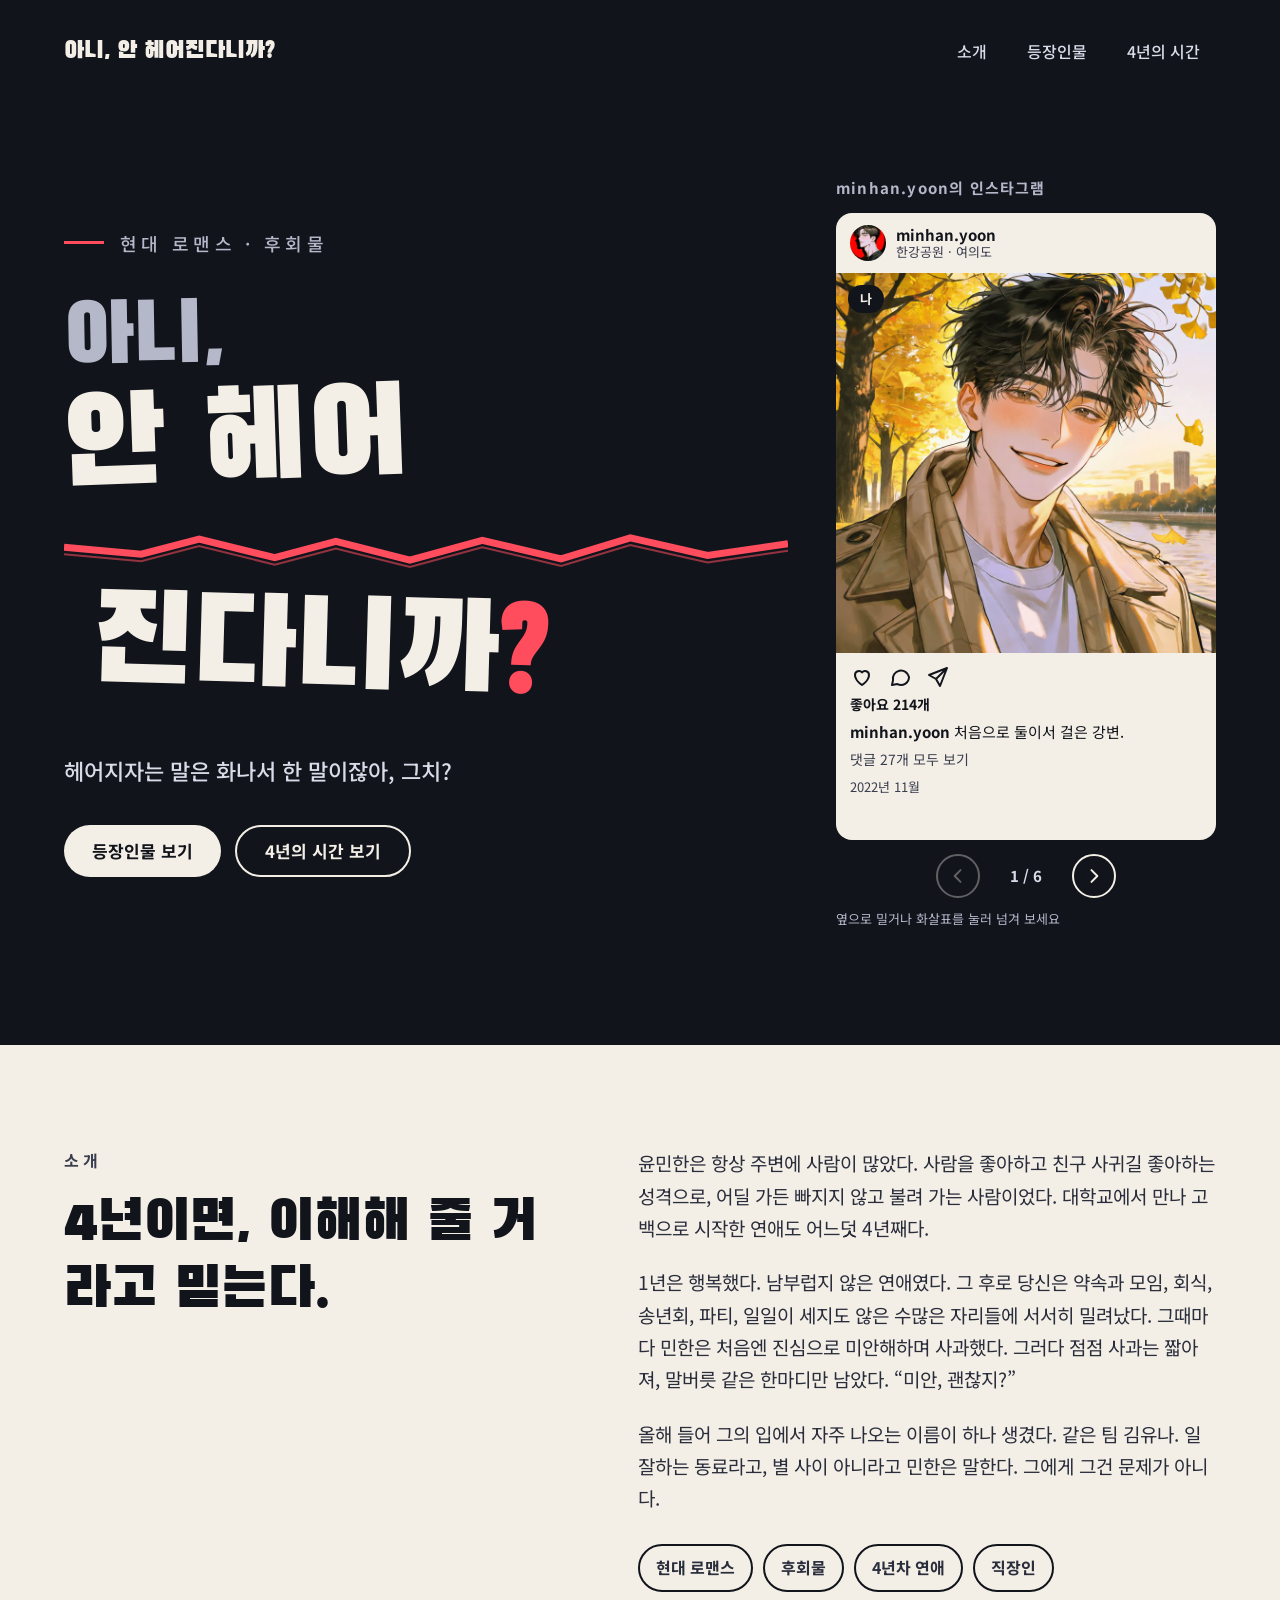
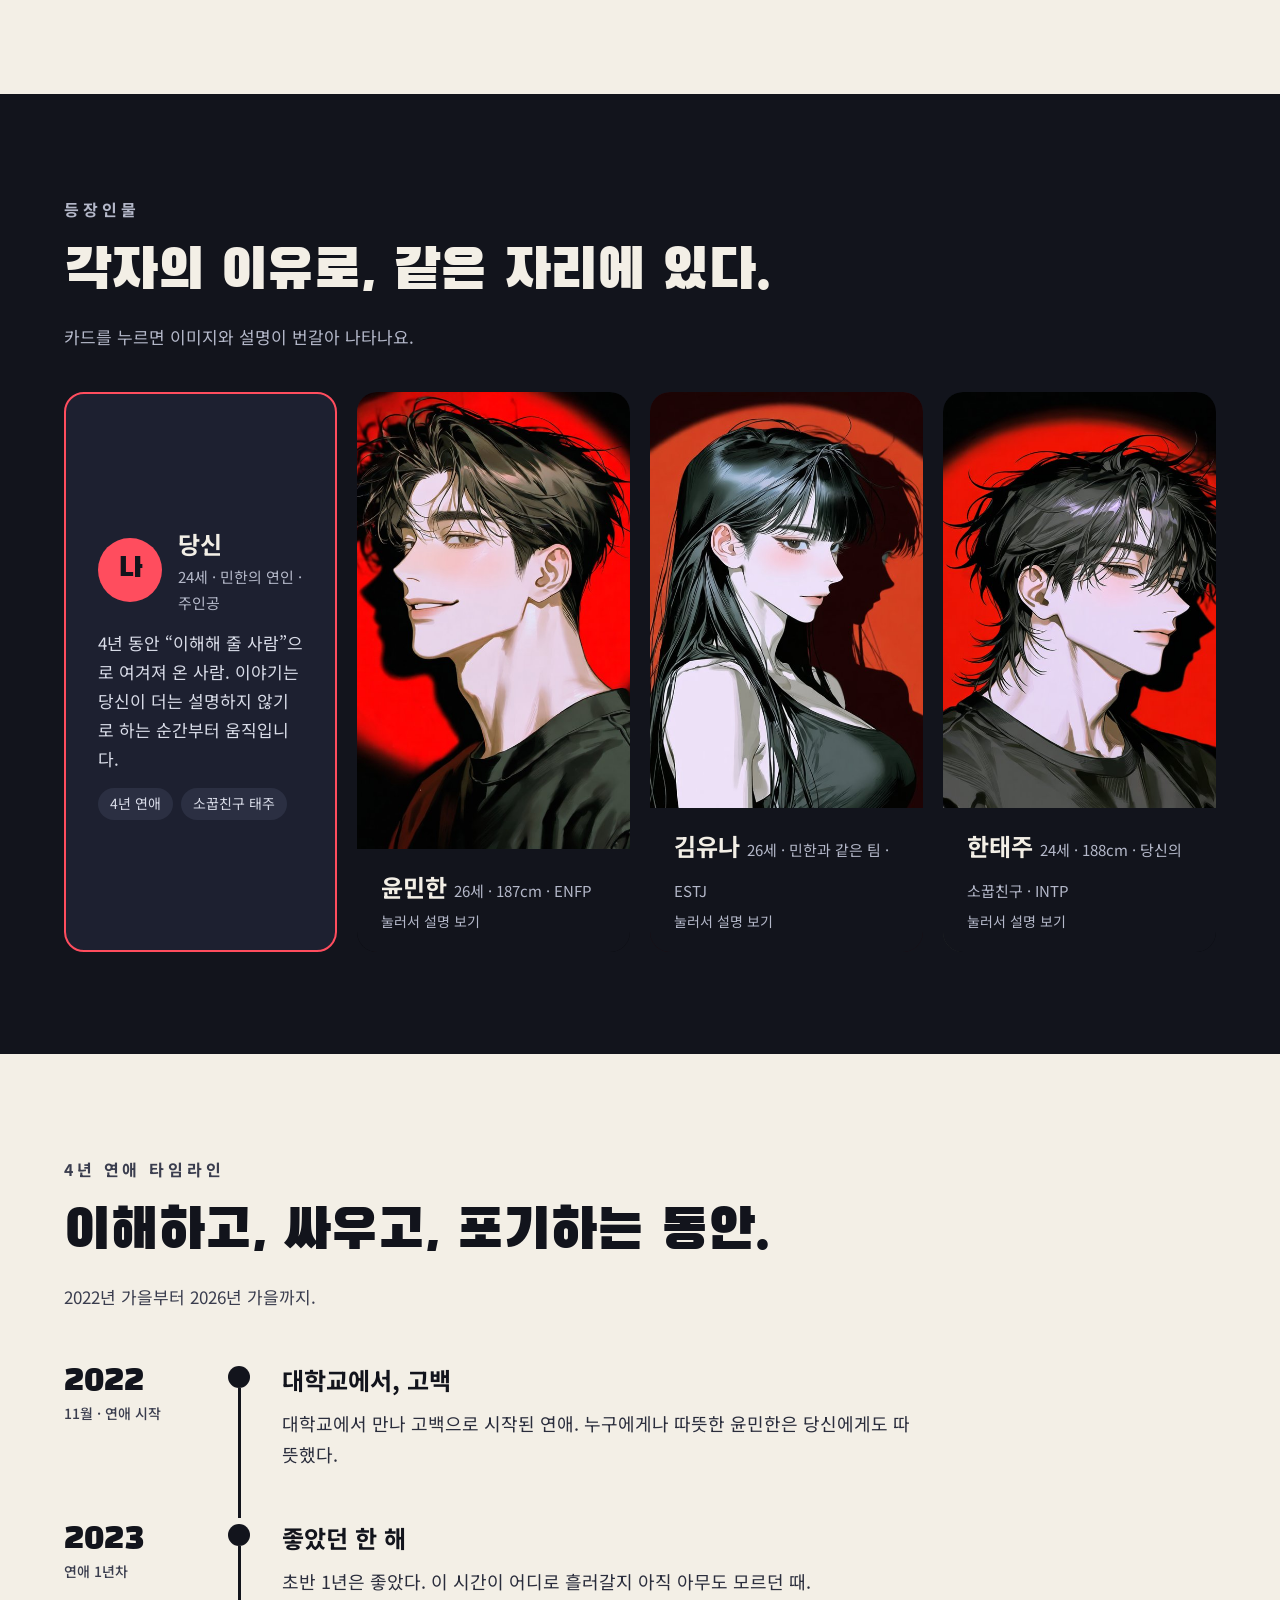
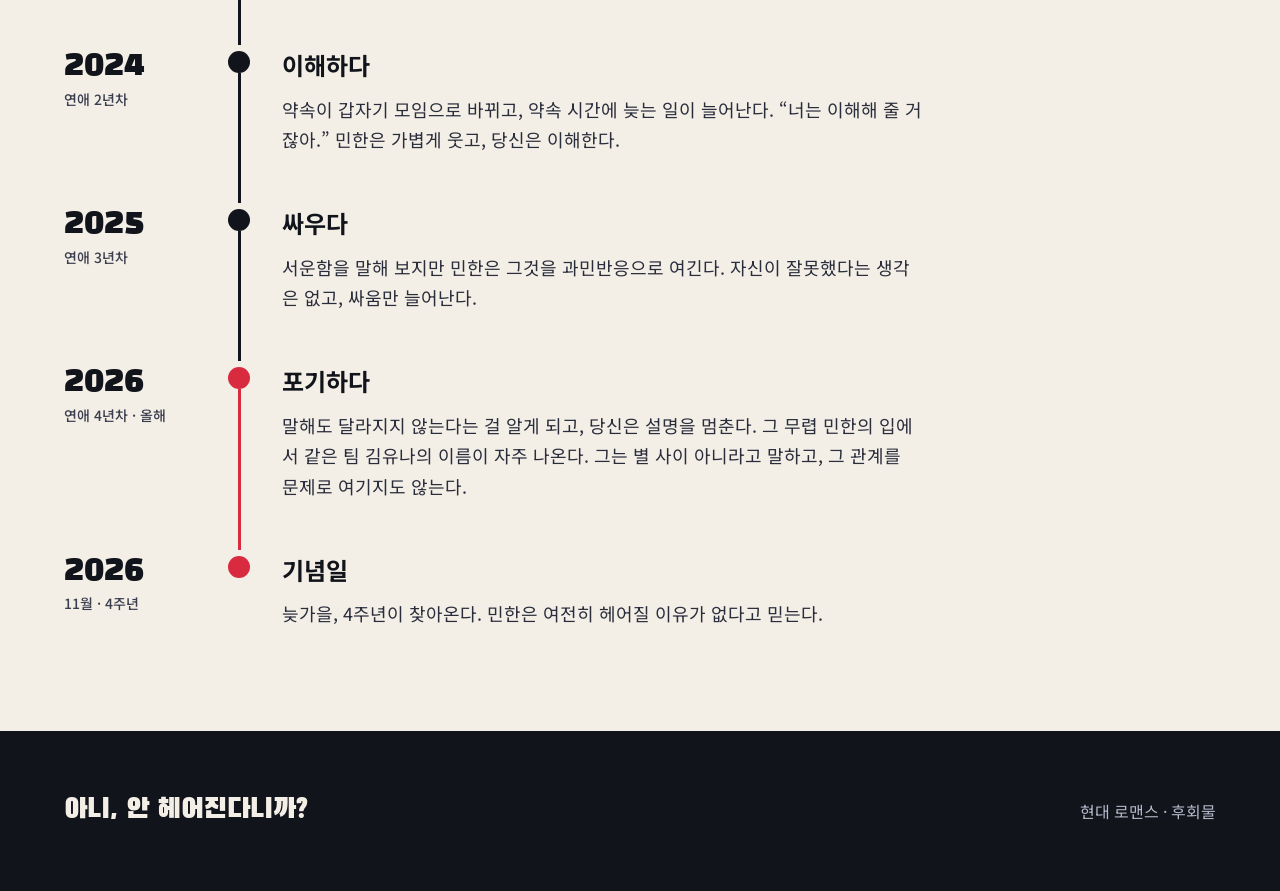
<file: not-breaking-up-site/not-breaking-up-site (1)/index.html>
<!doctype html>
<html lang="ko">
<head>
  <meta charset="utf-8">
  <meta name="viewport" content="width=device-width, initial-scale=1">
  <title>아니, 안 헤어진다니까? | 작품 소개</title>
  <meta name="description" content="4년 연애, 이해해 줄 거라고 믿는 남자친구와 끝내 설명을 멈추는 당신의 현대 로맨스 후회물.">
  <meta property="og:title" content="아니, 안 헤어진다니까?">
  <meta property="og:description" content="헤어지자는 말은 화나서 한 말이잖아, 그치?">
  <meta property="og:type" content="website">
  <meta property="og:image" content="images/minhan.jpg">
  <link rel="preconnect" href="https://fonts.googleapis.com">
  <link rel="preconnect" href="https://fonts.gstatic.com" crossorigin>
  <link href="https://fonts.googleapis.com/css2?family=Black+Han+Sans&family=Noto+Sans+KR:wght@400;500;700&display=swap" rel="stylesheet">
  <link rel="stylesheet" href="css/style.css">
</head>
<body>

  <header class="site-header wrap">
    <a class="brand display" href="#top">아니, 안 헤어진다니까?</a>
    <nav class="nav" aria-label="주요 메뉴">
      <a href="#story">소개</a>
      <a href="#cast">등장인물</a>
      <a href="#timeline">4년의 시간</a>
    </nav>
  </header>

  <main id="top">

    <section class="hero wrap">
      <div class="hero__main">
        <p class="eyebrow"><span class="eyebrow__bar" aria-hidden="true"></span>현대 로맨스 · 후회물</p>
        <h1 class="title display">
          <span class="title__a">아니,</span>
          <span class="title__b">안 헤어</span>
          <svg class="crack" aria-hidden="true" viewBox="0 0 900 110" preserveAspectRatio="none">
            <polyline class="thick" vector-effect="non-scaling-stroke" points="0,52 96,64 168,38 262,70 338,42 430,74 520,40 618,72 704,36 800,66 900,46"></polyline>
            <polyline class="thin" vector-effect="non-scaling-stroke" points="0,64 96,76 168,50 262,82 338,54 430,86 520,52 618,84 704,48 800,78 900,58"></polyline>
          </svg>
          <span class="title__c">진다니까<span class="q">?</span></span>
        </h1>
        <p class="tagline">헤어지자는 말은 화나서 한 말이잖아, 그치?</p>
        <div class="actions">
          <a class="btn btn--solid" href="#cast">등장인물 보기</a>
          <a class="btn btn--line" href="#timeline">4년의 시간 보기</a>
        </div>
      </div>

      <div class="hero__feed">
        <p class="feed__label">minhan.yoon의 인스타그램</p>
        <div class="feed" tabindex="0" role="region" aria-label="윤민한 인스타그램 피드">
          <article class="post">
            <header class="post__head">
              <img class="post__avatar" src="images/minhan.jpg" alt="">
              <div class="post__who"><strong>minhan.yoon</strong><span>한강공원 · 여의도</span></div>
            </header>
            <div class="post__photo post__photo--a">
              <img src="images/post1.jpg" alt="가을 한강공원에서 웃고 있는 윤민한" loading="lazy">
              <span class="post__tag">나</span>
            </div>
            <div class="post__actions"><svg viewBox="0 0 24 24" fill="none" stroke="currentColor" stroke-width="2" stroke-linecap="round" stroke-linejoin="round" aria-hidden="true"><path d="M12 20s-7-4.5-7-10a4 4 0 0 1 7-2.6A4 4 0 0 1 19 10c0 5.5-7 10-7 10z"/></svg><svg viewBox="0 0 24 24" fill="none" stroke="currentColor" stroke-width="2" stroke-linecap="round" stroke-linejoin="round" aria-hidden="true"><path d="M21 12a8 8 0 0 1-11.6 7.1L4 20l1-4.6A8 8 0 1 1 21 12z"/></svg><svg viewBox="0 0 24 24" fill="none" stroke="currentColor" stroke-width="2" stroke-linecap="round" stroke-linejoin="round" aria-hidden="true"><path d="M21 3 10 14M21 3l-7 18-4-7-7-4z"/></svg></div>
            <p class="post__likes">좋아요 214개</p>
            <p class="post__caption"><strong>minhan.yoon</strong> 처음으로 둘이서 걸은 강변.</p>
            <p class="post__more">댓글 27개 모두 보기</p>
            <time class="post__date">2022년 11월</time>
          </article>
          <article class="post">
            <header class="post__head">
              <img class="post__avatar" src="images/minhan.jpg" alt="">
              <div class="post__who"><strong>minhan.yoon</strong><span>연남동 파스타집</span></div>
            </header>
            <div class="post__photo post__photo--b">
              <img src="images/post2.jpg" alt="토마토 파스타와 와인이 놓인 식탁" loading="lazy">
              <span class="post__tag">나</span>
            </div>
            <div class="post__actions"><svg viewBox="0 0 24 24" fill="none" stroke="currentColor" stroke-width="2" stroke-linecap="round" stroke-linejoin="round" aria-hidden="true"><path d="M12 20s-7-4.5-7-10a4 4 0 0 1 7-2.6A4 4 0 0 1 19 10c0 5.5-7 10-7 10z"/></svg><svg viewBox="0 0 24 24" fill="none" stroke="currentColor" stroke-width="2" stroke-linecap="round" stroke-linejoin="round" aria-hidden="true"><path d="M21 12a8 8 0 0 1-11.6 7.1L4 20l1-4.6A8 8 0 1 1 21 12z"/></svg><svg viewBox="0 0 24 24" fill="none" stroke="currentColor" stroke-width="2" stroke-linecap="round" stroke-linejoin="round" aria-hidden="true"><path d="M21 3 10 14M21 3l-7 18-4-7-7-4z"/></svg></div>
            <p class="post__likes">좋아요 187개</p>
            <p class="post__caption"><strong>minhan.yoon</strong> 같이 먹은 첫 파스타. 맛은 그저 그랬는데 좋았다.</p>
            <p class="post__more">댓글 31개 모두 보기</p>
            <time class="post__date">2023년 3월</time>
          </article>
          <article class="post">
            <header class="post__head">
              <img class="post__avatar" src="images/minhan.jpg" alt="">
              <div class="post__who"><strong>minhan.yoon</strong><span>대학 동기 동창회</span></div>
            </header>
            <div class="post__photo post__photo--c">
              <img src="images/post3.jpg" alt="동창회 식탁에서 건배하는 사람들" loading="lazy">
              
            </div>
            <div class="post__actions"><svg viewBox="0 0 24 24" fill="none" stroke="currentColor" stroke-width="2" stroke-linecap="round" stroke-linejoin="round" aria-hidden="true"><path d="M12 20s-7-4.5-7-10a4 4 0 0 1 7-2.6A4 4 0 0 1 19 10c0 5.5-7 10-7 10z"/></svg><svg viewBox="0 0 24 24" fill="none" stroke="currentColor" stroke-width="2" stroke-linecap="round" stroke-linejoin="round" aria-hidden="true"><path d="M21 12a8 8 0 0 1-11.6 7.1L4 20l1-4.6A8 8 0 1 1 21 12z"/></svg><svg viewBox="0 0 24 24" fill="none" stroke="currentColor" stroke-width="2" stroke-linecap="round" stroke-linejoin="round" aria-hidden="true"><path d="M21 3 10 14M21 3l-7 18-4-7-7-4z"/></svg></div>
            <p class="post__likes">좋아요 342개</p>
            <p class="post__caption"><strong>minhan.yoon</strong> 오랜만에 다 모였다. 밤새 떠들었다.</p>
            <p class="post__more">댓글 34개 모두 보기</p>
            <time class="post__date">2024년 5월</time>
          </article>
          <article class="post">
            <header class="post__head">
              <img class="post__avatar" src="images/minhan.jpg" alt="">
              <div class="post__who"><strong>minhan.yoon</strong><span>신촌 · 친구들과</span></div>
            </header>
            <div class="post__photo post__photo--d">
              <img src="images/post4.jpg" alt="신촌 호프집에서 친구들과 셀카를 찍는 윤민한" loading="lazy">
              
            </div>
            <div class="post__actions"><svg viewBox="0 0 24 24" fill="none" stroke="currentColor" stroke-width="2" stroke-linecap="round" stroke-linejoin="round" aria-hidden="true"><path d="M12 20s-7-4.5-7-10a4 4 0 0 1 7-2.6A4 4 0 0 1 19 10c0 5.5-7 10-7 10z"/></svg><svg viewBox="0 0 24 24" fill="none" stroke="currentColor" stroke-width="2" stroke-linecap="round" stroke-linejoin="round" aria-hidden="true"><path d="M21 12a8 8 0 0 1-11.6 7.1L4 20l1-4.6A8 8 0 1 1 21 12z"/></svg><svg viewBox="0 0 24 24" fill="none" stroke="currentColor" stroke-width="2" stroke-linecap="round" stroke-linejoin="round" aria-hidden="true"><path d="M21 3 10 14M21 3l-7 18-4-7-7-4z"/></svg></div>
            <p class="post__likes">좋아요 276개</p>
            <p class="post__caption"><strong>minhan.yoon</strong> 오늘도 모임. 다들 여전하다.</p>
            <p class="post__more">댓글 29개 모두 보기</p>
            <time class="post__date">2025년 2월</time>
          </article>
          <article class="post">
            <header class="post__head">
              <img class="post__avatar" src="images/minhan.jpg" alt="">
              <div class="post__who"><strong>minhan.yoon</strong><span>회사 근처 이자카야</span></div>
            </header>
            <div class="post__photo post__photo--e">
              <img src="images/post5.jpg" alt="이자카야에서 셀카를 찍는 윤민한과 뒤쪽의 동료들" loading="lazy">
              
            </div>
            <div class="post__actions"><svg viewBox="0 0 24 24" fill="none" stroke="currentColor" stroke-width="2" stroke-linecap="round" stroke-linejoin="round" aria-hidden="true"><path d="M12 20s-7-4.5-7-10a4 4 0 0 1 7-2.6A4 4 0 0 1 19 10c0 5.5-7 10-7 10z"/></svg><svg viewBox="0 0 24 24" fill="none" stroke="currentColor" stroke-width="2" stroke-linecap="round" stroke-linejoin="round" aria-hidden="true"><path d="M21 12a8 8 0 0 1-11.6 7.1L4 20l1-4.6A8 8 0 1 1 21 12z"/></svg><svg viewBox="0 0 24 24" fill="none" stroke="currentColor" stroke-width="2" stroke-linecap="round" stroke-linejoin="round" aria-hidden="true"><path d="M21 3 10 14M21 3l-7 18-4-7-7-4z"/></svg></div>
            <p class="post__likes post__likes--by"><span class="liked__avatar" aria-hidden="true">유</span><span><strong>yuna.kim</strong>님 외 <strong>417명</strong>이 좋아합니다</span></p>
            <p class="post__caption"><strong>minhan.yoon</strong> 회식 2차까지 완주.</p>
            <p class="post__more">댓글 32개 모두 보기</p>
            <p class="post__comment"><strong>yuna.kim</strong> 오늘 고생 많으셨어요. 조심히 들어가세요.</p>
            <time class="post__date">2025년 9월</time>
          </article>
          <article class="post">
            <header class="post__head">
              <img class="post__avatar" src="images/minhan.jpg" alt="">
              <div class="post__who"><strong>minhan.yoon</strong><span>잠실야구장</span></div>
            </header>
            <div class="post__photo post__photo--f">
              <img src="images/post6.jpg" alt="야구장에서 친구들과 맥주를 들고 셀카를 찍는 윤민한" loading="lazy">
              
            </div>
            <div class="post__actions"><svg viewBox="0 0 24 24" fill="none" stroke="currentColor" stroke-width="2" stroke-linecap="round" stroke-linejoin="round" aria-hidden="true"><path d="M12 20s-7-4.5-7-10a4 4 0 0 1 7-2.6A4 4 0 0 1 19 10c0 5.5-7 10-7 10z"/></svg><svg viewBox="0 0 24 24" fill="none" stroke="currentColor" stroke-width="2" stroke-linecap="round" stroke-linejoin="round" aria-hidden="true"><path d="M21 12a8 8 0 0 1-11.6 7.1L4 20l1-4.6A8 8 0 1 1 21 12z"/></svg><svg viewBox="0 0 24 24" fill="none" stroke="currentColor" stroke-width="2" stroke-linecap="round" stroke-linejoin="round" aria-hidden="true"><path d="M21 3 10 14M21 3l-7 18-4-7-7-4z"/></svg></div>
            <p class="post__likes post__likes--by"><span class="liked__avatar" aria-hidden="true">유</span><span><strong>yuna.kim</strong>님 외 <strong>364명</strong>이 좋아합니다</span></p>
            <p class="post__caption"><strong>minhan.yoon</strong> 친구들이랑 직관. 이겼다.</p>
            <p class="post__more">댓글 36개 모두 보기</p>
            <p class="post__comment"><strong>yuna.kim</strong> 다음엔 저도 같이 가요.</p>
            <time class="post__date">2026년 4월</time>
          </article>
        </div>
        <div class="feed__nav">
          <button type="button" class="feed__btn" data-dir="-1" aria-label="이전 게시물"><svg viewBox="0 0 24 24" fill="none" stroke="currentColor" stroke-width="2.4" stroke-linecap="round" stroke-linejoin="round" aria-hidden="true"><path d="M15 5l-7 7 7 7"/></svg></button>
          <span class="feed__count" aria-live="polite">1 / 6</span>
          <button type="button" class="feed__btn" data-dir="1" aria-label="다음 게시물"><svg viewBox="0 0 24 24" fill="none" stroke="currentColor" stroke-width="2.4" stroke-linecap="round" stroke-linejoin="round" aria-hidden="true"><path d="M9 5l7 7-7 7"/></svg></button>
        </div>
        <p class="feed__hint">옆으로 밀거나 화살표를 눌러 넘겨 보세요</p>
      </div>
    </section>

    <section id="story" class="band band--cream">
      <div class="wrap story">
        <div class="story__head">
          <p class="label">소개</p>
          <h2 class="h2 display">4년이면, 이해해 줄 거라고 믿는다.</h2>
        </div>
        <div class="story__body">
          <p>윤민한은 항상 주변에 사람이 많았다. 사람을 좋아하고 친구 사귀길 좋아하는 성격으로, 어딜 가든 빠지지 않고 불려 가는 사람이었다. 대학교에서 만나 고백으로 시작한 연애도 어느덧 4년째다.</p>
          <p>1년은 행복했다. 남부럽지 않은 연애였다. 그 후로 당신은 약속과 모임, 회식, 송년회, 파티, 일일이 세지도 않은 수많은 자리들에 서서히 밀려났다. 그때마다 민한은 처음엔 진심으로 미안해하며 사과했다. 그러다 점점 사과는 짧아져, 말버릇 같은 한마디만 남았다. “미안, 괜찮지?”</p>
          <p>올해 들어 그의 입에서 자주 나오는 이름이 하나 생겼다. 같은 팀 김유나. 일 잘하는 동료라고, 별 사이 아니라고 민한은 말한다. 그에게 그건 문제가 아니다.</p>
          <ul class="tags">
            <li>현대 로맨스</li><li>후회물</li><li>4년차 연애</li><li>직장인</li>
          </ul>
        </div>
      </div>
    </section>

    <section id="cast" class="wrap cast">
      <p class="label label--dark">등장인물</p>
      <h2 class="h2 display">각자의 이유로, 같은 자리에 있다.</h2>
      <p class="lead">카드를 누르면 이미지와 설명이 번갈아 나타나요.</p>

      <div class="cast__grid">
        <article class="you">
          <div class="you__head">
            <span class="avatar avatar--accent">나</span>
            <div>
              <h3>당신</h3>
              <p class="face__sub">24세 · 민한의 연인 · 주인공</p>
            </div>
          </div>
          <p>4년 동안 “이해해 줄 사람”으로 여겨져 온 사람. 이야기는 당신이 더는 설명하지 않기로 하는 순간부터 움직입니다.</p>
          <ul class="chips"><li>4년 연애</li><li>소꿉친구 태주</li></ul>
        </article>

        <button type="button" class="char-card" aria-pressed="false">
          <span class="face face--image">
            <img src="images/minhan.jpg" alt="윤민한 일러스트" loading="lazy">
            <span class="face__caption">
              <span class="face__name">윤민한 <small>26세 · 187cm · ENFP</small></span>
              <span class="face__hint">눌러서 설명 보기</span>
            </span>
          </span>
          <span class="face face--info" hidden>
            <span class="face__head">
              <span class="avatar">민</span>
              <span>
                <span class="face__name">윤민한</span>
                <span class="face__sub">26세 · 187cm · ENFP</span>
              </span>
            </span>
            <span class="face__desc">누구에게나 다정하지만, 문제를 문제로 느끼지 못하는 사람. 유나와의 관계도, 당신과의 약속을 미루는 일도 그에게는 문제가 될 것이 아니다. 헤어지자는 말도 그에게는 화가 나서 한 말일 뿐이다. 그 말이 진심이었다는 걸 알게 되는 순간, 처음으로 현실이 닥쳐온다.</span>
            <ul class="chips"><li>무감각</li><li>문제 인식 없음</li></ul>
            <span class="face__hint face__hint--bottom">눌러서 이미지 보기</span>
          </span>
        </button>
        <button type="button" class="char-card" aria-pressed="false">
          <span class="face face--image">
            <img src="images/yuna.jpg" alt="김유나 일러스트" loading="lazy">
            <span class="face__caption">
              <span class="face__name">김유나 <small>26세 · 민한과 같은 팀 · ESTJ</small></span>
              <span class="face__hint">눌러서 설명 보기</span>
            </span>
          </span>
          <span class="face face--info" hidden>
            <span class="face__head">
              <span class="avatar">유</span>
              <span>
                <span class="face__name">김유나</span>
                <span class="face__sub">26세 · 민한과 같은 팀 · ESTJ</span>
              </span>
            </span>
            <span class="face__desc">유능하고 당찬 직장인. 원하는 것이 있으면 가져야 직성이 풀리는 성격이다. 당신의 존재를 알면서도 민한의 곁에서 물러나지 않고, 원하는 것을 고백이 아니라 상황으로 묶어 둔다.</span>
            <ul class="chips"><li>회사에서 ‘여친’으로 알려짐</li><li>정중한 존댓말</li></ul>
            <span class="face__hint face__hint--bottom">눌러서 이미지 보기</span>
          </span>
        </button>
        <button type="button" class="char-card" aria-pressed="false">
          <span class="face face--image">
            <img src="images/taeju.jpg" alt="한태주 일러스트" loading="lazy">
            <span class="face__caption">
              <span class="face__name">한태주 <small>24세 · 188cm · 당신의 소꿉친구 · INTP</small></span>
              <span class="face__hint">눌러서 설명 보기</span>
            </span>
          </span>
          <span class="face face--info" hidden>
            <span class="face__head">
              <span class="avatar">태</span>
              <span>
                <span class="face__name">한태주</span>
                <span class="face__sub">24세 · 188cm · 당신의 소꿉친구 · INTP</span>
              </span>
            </span>
            <span class="face__desc">말수가 적고 표정이 없다. 당신이 무너질 때면 말없이 와서 옆에 앉아 있는 사람. 오랜 시간 당신의 곁에서 당신을 지켜보며 그의 마음은 조금씩 커져 왔다. 민한은 마음에 들어 하지 않지만 티를 내지 않는다.</span>
            <ul class="chips"><li>오랜 소꿉친구</li><li>조용한 보호</li></ul>
            <span class="face__hint face__hint--bottom">눌러서 이미지 보기</span>
          </span>
        </button>
      </div>
    </section>

    <section id="timeline" class="band band--cream">
      <div class="wrap timeline">
        <p class="label">4년 연애 타임라인</p>
        <h2 class="h2 display">이해하고, 싸우고, 포기하는 동안.</h2>
        <p class="lead lead--ink">2022년 가을부터 2026년 가을까지.</p>

        <ol class="tl">
        <li class="tl__item">
          <div class="tl__when"><span class="tl__year">2022</span><span class="tl__cap">11월 · 연애 시작</span></div>
          <div class="tl__rail" aria-hidden="true"><span class="tl__dot"></span><span class="tl__line"></span></div>
          <div class="tl__body"><h3>대학교에서, 고백</h3><p>대학교에서 만나 고백으로 시작된 연애. 누구에게나 따뜻한 윤민한은 당신에게도 따뜻했다.</p></div>
        </li>
        <li class="tl__item">
          <div class="tl__when"><span class="tl__year">2023</span><span class="tl__cap">연애 1년차</span></div>
          <div class="tl__rail" aria-hidden="true"><span class="tl__dot"></span><span class="tl__line"></span></div>
          <div class="tl__body"><h3>좋았던 한 해</h3><p>초반 1년은 좋았다. 이 시간이 어디로 흘러갈지 아직 아무도 모르던 때.</p></div>
        </li>
        <li class="tl__item">
          <div class="tl__when"><span class="tl__year">2024</span><span class="tl__cap">연애 2년차</span></div>
          <div class="tl__rail" aria-hidden="true"><span class="tl__dot"></span><span class="tl__line"></span></div>
          <div class="tl__body"><h3>이해하다</h3><p>약속이 갑자기 모임으로 바뀌고, 약속 시간에 늦는 일이 늘어난다. “너는 이해해 줄 거잖아.” 민한은 가볍게 웃고, 당신은 이해한다.</p></div>
        </li>
        <li class="tl__item">
          <div class="tl__when"><span class="tl__year">2025</span><span class="tl__cap">연애 3년차</span></div>
          <div class="tl__rail" aria-hidden="true"><span class="tl__dot"></span><span class="tl__line"></span></div>
          <div class="tl__body"><h3>싸우다</h3><p>서운함을 말해 보지만 민한은 그것을 과민반응으로 여긴다. 자신이 잘못했다는 생각은 없고, 싸움만 늘어난다.</p></div>
        </li>
        <li class="tl__item is-broken">
          <div class="tl__when"><span class="tl__year">2026</span><span class="tl__cap">연애 4년차 · 올해</span></div>
          <div class="tl__rail" aria-hidden="true"><span class="tl__dot"></span><span class="tl__line"></span></div>
          <div class="tl__body"><h3>포기하다</h3><p>말해도 달라지지 않는다는 걸 알게 되고, 당신은 설명을 멈춘다. 그 무렵 민한의 입에서 같은 팀 김유나의 이름이 자주 나온다. 그는 별 사이 아니라고 말하고, 그 관계를 문제로 여기지도 않는다.</p></div>
        </li>
        <li class="tl__item is-broken is-last">
          <div class="tl__when"><span class="tl__year">2026</span><span class="tl__cap">11월 · 4주년</span></div>
          <div class="tl__rail" aria-hidden="true"><span class="tl__dot"></span><span class="tl__line"></span></div>
          <div class="tl__body"><h3>기념일</h3><p>늦가을, 4주년이 찾아온다. 민한은 여전히 헤어질 이유가 없다고 믿는다.</p></div>
        </li>
        </ol>
      </div>
    </section>

  </main>

  <footer class="site-footer wrap">
    <span class="display">아니, 안 헤어진다니까?</span>
    <span class="foot-sub">현대 로맨스 · 후회물</span>
  </footer>

  <script src="js/main.js"></script>
</body>
</html>
</file>
<file: not-breaking-up-site/css/style.css>
:root {
  --ink: #12141c;
  --cream: #f3efe6;
  --mute: #b4b8c9;
  --soft: #d9dce8;
  --card: #1d2030;
  --chip: #2b2f42;
  --accent: #ff4d5e; /* 균열선, 물음표 등 강조색 */
  --red: #d92b40;
  --ink-soft: #3a3d4e;
  --pad: clamp(24px, 5vw, 80px);
}

* { box-sizing: border-box; }
[hidden] { display: none !important; }

html { scroll-behavior: smooth; }

body {
  margin: 0;
  background: var(--ink);
  color: var(--cream);
  font-family: 'Noto Sans KR', sans-serif;
  line-height: 1.7;
}

a { color: inherit; }
a:hover { opacity: 0.8; }
p, h1, h2, h3, ul, ol { margin: 0; }
ul, ol { padding: 0; list-style: none; }

.display { font-family: 'Black Han Sans', sans-serif; font-weight: 400; }

.wrap {
  max-width: 1280px;
  margin: 0 auto;
  padding-left: var(--pad);
  padding-right: var(--pad);
}

/* ---------- Header ---------- */
.site-header {
  display: flex;
  flex-wrap: wrap;
  align-items: center;
  justify-content: space-between;
  gap: 16px;
  padding-top: 28px;
  padding-bottom: 28px;
}
.brand { font-size: 24px; text-decoration: none; }
.nav { display: flex; flex-wrap: wrap; gap: 8px; }
.nav a {
  padding: 10px 16px;
  font-size: 16px;
  font-weight: 500;
  color: var(--soft);
  text-decoration: none;
}

/* ---------- Hero ---------- */
.hero {
  display: flex;
  flex-wrap: wrap;
  align-items: center;
  gap: 48px;
  padding-top: clamp(32px, 6vw, 72px);
  padding-bottom: clamp(64px, 9vw, 120px);
}
.hero__main { flex: 1 1 520px; min-width: 0; }
.eyebrow {
  display: flex;
  align-items: center;
  gap: 16px;
  margin-bottom: 40px;
  font-size: 18px;
  font-weight: 500;
  letter-spacing: 0.24em;
  color: var(--mute);
}
.eyebrow__bar { width: 40px; height: 3px; background: var(--accent); }

.title { line-height: 1; }
.title > span { display: block; }
.title__a {
  font-size: clamp(40px, 6.6vw, 84px);
  color: var(--mute);
  transform: rotate(-1deg);
  transform-origin: left bottom;
}
.title__b,
.title__c {
  font-size: clamp(60px, 9.6vw, 124px);
  white-space: nowrap;
}
.title__b {
  margin-top: 8px;
  transform: rotate(-2deg);
  transform-origin: left bottom;
}
.title__c {
  margin-left: clamp(12px, 2.4vw, 32px);
  transform: rotate(1.6deg);
  transform-origin: left top;
}
.q { color: var(--accent); }

.crack { display: block; width: 100%; height: 64px; margin: 4px 0; }
.crack polyline { fill: none; stroke: var(--accent); stroke-linejoin: miter; }
.crack .thick { stroke-width: 7; }
.crack .thin { stroke-width: 2; stroke-opacity: 0.55; }

.tagline { margin-top: 44px; font-size: 22px; font-weight: 500; color: var(--soft); }

.actions { display: flex; flex-wrap: wrap; gap: 14px; margin-top: 36px; }
.btn {
  display: inline-flex;
  align-items: center;
  justify-content: center;
  min-height: 52px;
  padding: 0 28px;
  border-radius: 999px;
  font-size: 17px;
  font-weight: 700;
  text-decoration: none;
}
.btn--solid { background: var(--cream); color: var(--ink); }
.btn--line { border: 2px solid var(--cream); color: var(--cream); }

.hero__feed { flex: 0 1 380px; min-width: 260px; }
.feed__label { font-size: 15px; font-weight: 700; letter-spacing: 0.08em; color: var(--mute); margin-bottom: 12px; }
.feed__hint { margin-top: 10px; font-size: 13px; color: var(--mute); }
.feed {
  position: relative;
  display: flex;
  gap: 16px;
  overflow-x: auto;
  scroll-snap-type: x mandatory;
  scrollbar-width: none;
}
.feed::-webkit-scrollbar { display: none; }
.feed__nav { display: flex; align-items: center; justify-content: center; gap: 18px; margin-top: 14px; }
.feed__btn {
  display: flex;
  align-items: center;
  justify-content: center;
  width: 44px;
  height: 44px;
  border: 2px solid var(--cream);
  border-radius: 50%;
  background: transparent;
  color: var(--cream);
  cursor: pointer;
}
.feed__btn svg { width: 20px; height: 20px; }
.feed__btn:disabled { opacity: 0.35; cursor: default; }
.feed__btn:focus-visible { outline: 3px solid var(--accent); outline-offset: 3px; }
.feed__count { min-width: 56px; text-align: center; font-size: 15px; font-weight: 700; color: var(--soft); }
.feed:focus-visible { outline: 3px solid var(--accent); outline-offset: 4px; }
.post {
  flex: 0 0 100%;
  overflow: hidden;
  border-radius: 16px;
  background: var(--cream);
  color: var(--ink);
  scroll-snap-align: center;
}
.post__head { display: flex; align-items: center; gap: 10px; padding: 12px 14px; }
.post__avatar { width: 36px; height: 36px; border-radius: 50%; object-fit: cover; object-position: 50% 20%; }
.post__who { display: flex; flex-direction: column; line-height: 1.3; }
.post__who strong { font-size: 15px; }
.post__who span { font-size: 13px; color: var(--ink-soft); }
.post__photo {
  position: relative;
  display: flex;
  flex-direction: column;
  justify-content: flex-end;
  aspect-ratio: 1 / 1;
  padding: 16px;
  color: var(--cream);
}
.post__photo--a { background: #2f4b5e; }
.post__photo--b { background: #6b3b2e; }
.post__photo--c { background: #3a3d4e; }
.post__photo--d { background: #4a3a5e; }
.post__photo--e { background: #2e4a3a; }
.post__photo--f { background: #5e4a2e; }
.post__photo img { position: absolute; inset: 0; width: 100%; height: 100%; object-fit: cover; display: block; }
.post__loc { position: relative; display: flex; align-items: center; gap: 8px; font-family: 'Black Han Sans', sans-serif; font-size: 28px; line-height: 1.2; }
.post__loc svg { width: 22px; height: 22px; flex: 0 0 auto; }
.post__tag {
  position: absolute;
  left: 12px;
  top: 12px;
  padding: 3px 12px;
  border-radius: 999px;
  background: var(--ink);
  color: var(--cream);
  font-size: 13px;
  font-weight: 700;
}
.post__actions { display: flex; gap: 14px; padding: 12px 14px 4px; }
.post__actions svg { width: 24px; height: 24px; }
.post__likes { padding: 0 14px; font-size: 14px; font-weight: 700; }
.post__caption { padding: 2px 14px 0; font-size: 15px; }
.post__likes--by { display: flex; align-items: center; gap: 8px; }
.liked__avatar {
  display: flex;
  align-items: center;
  justify-content: center;
  width: 20px;
  height: 20px;
  border-radius: 50%;
  background: var(--ink);
  color: var(--cream);
  font-size: 11px;
  font-weight: 700;
}
.post__more { padding: 4px 14px 0; font-size: 14px; color: var(--ink-soft); }
.post__comment { padding: 2px 14px 0; font-size: 15px; }
.post__date { display: block; padding: 4px 14px 14px; font-size: 13px; color: var(--ink-soft); }

/* ---------- Shared ---------- */
.label {
  font-size: 16px;
  font-weight: 700;
  letter-spacing: 0.24em;
  color: var(--ink-soft);
}
.label--dark { color: var(--mute); }
.h2 {
  margin-top: 16px;
  font-size: clamp(34px, 4.6vw, 56px);
  line-height: 1.2;
}
.lead { margin-top: 16px; font-size: 17px; color: var(--mute); }
.lead--ink { color: var(--ink-soft); }

.band { width: 100%; }
.band--cream { background: var(--cream); color: var(--ink); }

.avatar {
  flex: 0 0 auto;
  display: flex;
  align-items: center;
  justify-content: center;
  width: 56px;
  height: 56px;
  border-radius: 50%;
  background: var(--cream);
  color: var(--ink);
  font-family: 'Black Han Sans', sans-serif;
  font-size: 24px;
}
.avatar--accent { width: 64px; height: 64px; background: var(--accent); font-size: 28px; }

.chips { display: flex; flex-wrap: wrap; gap: 8px; }
.chips li {
  padding: 4px 12px;
  background: var(--chip);
  border-radius: 999px;
  font-size: 14px;
  color: var(--soft);
}

/* ---------- Story ---------- */
.story {
  display: flex;
  flex-wrap: wrap;
  gap: 56px;
  padding-top: clamp(56px, 8vw, 112px);
  padding-bottom: clamp(56px, 8vw, 112px);
}
.story__head { flex: 1 1 360px; min-width: 0; }
.story__body {
  flex: 1 1 420px;
  min-width: 0;
  display: flex;
  flex-direction: column;
  gap: 22px;
  font-size: 19px;
  color: #2a2d3c;
}
.tags { display: flex; flex-wrap: wrap; gap: 10px; margin-top: 8px; }
.tags li {
  padding: 8px 16px;
  border: 2px solid var(--ink);
  border-radius: 999px;
  font-size: 16px;
  font-weight: 700;
}

/* ---------- Cast ---------- */
.cast {
  padding-top: clamp(56px, 8vw, 112px);
  padding-bottom: clamp(56px, 8vw, 112px);
}
.cast__grid {
  margin-top: 40px;
  display: grid;
  grid-template-columns: repeat(auto-fit, minmax(250px, 1fr));
  gap: 20px;
}

.you {
  display: flex;
  flex-direction: column;
  justify-content: center;
  gap: 14px;
  padding: 32px;
  background: var(--card);
  border: 2px solid var(--accent);
  border-radius: 20px;
}
.you__head { display: flex; align-items: center; gap: 16px; }
.you h3 { font-size: 24px; font-weight: 700; }
.you > p { font-size: 17px; color: var(--soft); }

.char-card {
  position: relative;
  display: block;
  width: 100%;
  height: 560px;
  padding: 0;
  overflow: hidden;
  border: 0;
  border-radius: 20px;
  background: var(--card);
  color: var(--cream);
  font: inherit;
  text-align: left;
  cursor: pointer;
}
.char-card:focus-visible { outline: 3px solid var(--accent); outline-offset: 3px; }

.face { display: block; width: 100%; height: 100%; }
.face--image img {
  position: absolute;
  inset: 0;
  width: 100%;
  height: 100%;
  object-fit: cover;
  object-position: 50% 22%;
  display: block;
}
.face__caption {
  position: absolute;
  left: 0;
  right: 0;
  bottom: 0;
  display: block;
  padding: 18px 24px;
  background: var(--ink);
}
.face__name { display: block; font-size: 24px; font-weight: 700; }
.face__name small { font-size: 15px; font-weight: 400; color: var(--mute); }
.face__sub { display: block; font-size: 15px; color: var(--mute); }
.face__hint { display: block; margin-top: 2px; font-size: 14px; color: var(--mute); }
.face__hint--bottom { margin-top: auto; }

.face--info { display: flex; flex-direction: column; gap: 14px; padding: 32px; }
.face__head { display: flex; align-items: center; gap: 16px; }
.face__desc { display: block; font-size: 17px; line-height: 1.7; color: var(--soft); }

/* ---------- Timeline ---------- */
.timeline {
  padding-top: clamp(56px, 8vw, 112px);
  padding-bottom: clamp(56px, 8vw, 112px);
}
.tl { margin-top: 48px; }
.tl__item { display: flex; gap: clamp(12px, 3vw, 32px); }
.tl__when { flex: 0 0 clamp(72px, 11vw, 132px); }
.tl__year {
  display: block;
  font-family: 'Black Han Sans', sans-serif;
  font-size: clamp(22px, 3vw, 34px);
  line-height: 1.2;
}
.tl__cap {
  display: block;
  margin-top: 4px;
  font-size: 14px;
  font-weight: 500;
  line-height: 1.4;
  color: var(--ink-soft);
}
.tl__rail { flex: 0 0 22px; display: flex; flex-direction: column; align-items: center; }
.tl__dot { width: 22px; height: 22px; margin-top: 6px; border-radius: 50%; background: var(--ink); }
.tl__line { flex: 1; width: 3px; background: var(--ink); }
.tl__item.is-broken .tl__dot,
.tl__item.is-broken .tl__line { background: var(--red); }
.tl__item.is-last .tl__line { display: none; }
.tl__body { flex: 1; min-width: 0; padding-bottom: 48px; }
.tl__item.is-last .tl__body { padding-bottom: 0; }
.tl__body h3 { font-size: 24px; font-weight: 700; }
.tl__body p { max-width: 640px; margin-top: 8px; font-size: 18px; color: #2a2d3c; }

/* ---------- Footer ---------- */
.site-footer {
  display: flex;
  flex-wrap: wrap;
  align-items: center;
  justify-content: space-between;
  gap: 20px;
  padding-top: 56px;
  padding-bottom: 56px;
}
.site-footer .display { font-size: 28px; }
.foot-sub { font-size: 16px; color: var(--mute); }

@media (prefers-reduced-motion: reduce) {
  html { scroll-behavior: auto; }
}
</file>
<file: not-breaking-up-site/not-breaking-up-site (1)/css/style.css>
:root {
  --ink: #12141c;
  --cream: #f3efe6;
  --mute: #b4b8c9;
  --soft: #d9dce8;
  --card: #1d2030;
  --chip: #2b2f42;
  --accent: #ff4d5e; /* 균열선, 물음표 등 강조색 */
  --red: #d92b40;
  --ink-soft: #3a3d4e;
  --pad: clamp(24px, 5vw, 80px);
}

* { box-sizing: border-box; }
[hidden] { display: none !important; }

html { scroll-behavior: smooth; }

body {
  margin: 0;
  background: var(--ink);
  color: var(--cream);
  font-family: 'Noto Sans KR', sans-serif;
  line-height: 1.7;
}

a { color: inherit; }
a:hover { opacity: 0.8; }
p, h1, h2, h3, ul, ol { margin: 0; }
ul, ol { padding: 0; list-style: none; }

.display { font-family: 'Black Han Sans', sans-serif; font-weight: 400; }

.wrap {
  max-width: 1280px;
  margin: 0 auto;
  padding-left: var(--pad);
  padding-right: var(--pad);
}

/* ---------- Header ---------- */
.site-header {
  display: flex;
  flex-wrap: wrap;
  align-items: center;
  justify-content: space-between;
  gap: 16px;
  padding-top: 28px;
  padding-bottom: 28px;
}
.brand { font-size: 24px; text-decoration: none; }
.nav { display: flex; flex-wrap: wrap; gap: 8px; }
.nav a {
  padding: 10px 16px;
  font-size: 16px;
  font-weight: 500;
  color: var(--soft);
  text-decoration: none;
}

/* ---------- Hero ---------- */
.hero {
  display: flex;
  flex-wrap: wrap;
  align-items: center;
  gap: 48px;
  padding-top: clamp(32px, 6vw, 72px);
  padding-bottom: clamp(64px, 9vw, 120px);
}
.hero__main { flex: 1 1 520px; min-width: 0; }
.eyebrow {
  display: flex;
  align-items: center;
  gap: 16px;
  margin-bottom: 40px;
  font-size: 18px;
  font-weight: 500;
  letter-spacing: 0.24em;
  color: var(--mute);
}
.eyebrow__bar { width: 40px; height: 3px; background: var(--accent); }

.title { line-height: 1; }
.title > span { display: block; }
.title__a {
  font-size: clamp(40px, 6.6vw, 84px);
  color: var(--mute);
  transform: rotate(-1deg);
  transform-origin: left bottom;
}
.title__b,
.title__c {
  font-size: clamp(60px, 9.6vw, 124px);
  white-space: nowrap;
}
.title__b {
  margin-top: 8px;
  transform: rotate(-2deg);
  transform-origin: left bottom;
}
.title__c {
  margin-left: clamp(12px, 2.4vw, 32px);
  transform: rotate(1.6deg);
  transform-origin: left top;
}
.q { color: var(--accent); }

.crack { display: block; width: 100%; height: 64px; margin: 4px 0; }
.crack polyline { fill: none; stroke: var(--accent); stroke-linejoin: miter; }
.crack .thick { stroke-width: 7; }
.crack .thin { stroke-width: 2; stroke-opacity: 0.55; }

.tagline { margin-top: 44px; font-size: 22px; font-weight: 500; color: var(--soft); }

.actions { display: flex; flex-wrap: wrap; gap: 14px; margin-top: 36px; }
.btn {
  display: inline-flex;
  align-items: center;
  justify-content: center;
  min-height: 52px;
  padding: 0 28px;
  border-radius: 999px;
  font-size: 17px;
  font-weight: 700;
  text-decoration: none;
}
.btn--solid { background: var(--cream); color: var(--ink); }
.btn--line { border: 2px solid var(--cream); color: var(--cream); }

.hero__feed { flex: 0 1 380px; min-width: 260px; }
.feed__label { font-size: 15px; font-weight: 700; letter-spacing: 0.08em; color: var(--mute); margin-bottom: 12px; }
.feed__hint { margin-top: 10px; font-size: 13px; color: var(--mute); }
.feed {
  position: relative;
  display: flex;
  gap: 16px;
  overflow-x: auto;
  scroll-snap-type: x mandatory;
  scrollbar-width: none;
}
.feed::-webkit-scrollbar { display: none; }
.feed__nav { display: flex; align-items: center; justify-content: center; gap: 18px; margin-top: 14px; }
.feed__btn {
  display: flex;
  align-items: center;
  justify-content: center;
  width: 44px;
  height: 44px;
  border: 2px solid var(--cream);
  border-radius: 50%;
  background: transparent;
  color: var(--cream);
  cursor: pointer;
}
.feed__btn svg { width: 20px; height: 20px; }
.feed__btn:disabled { opacity: 0.35; cursor: default; }
.feed__btn:focus-visible { outline: 3px solid var(--accent); outline-offset: 3px; }
.feed__count { min-width: 56px; text-align: center; font-size: 15px; font-weight: 700; color: var(--soft); }
.feed:focus-visible { outline: 3px solid var(--accent); outline-offset: 4px; }
.post {
  flex: 0 0 100%;
  overflow: hidden;
  border-radius: 16px;
  background: var(--cream);
  color: var(--ink);
  scroll-snap-align: center;
}
.post__head { display: flex; align-items: center; gap: 10px; padding: 12px 14px; }
.post__avatar { width: 36px; height: 36px; border-radius: 50%; object-fit: cover; object-position: 50% 20%; }
.post__who { display: flex; flex-direction: column; line-height: 1.3; }
.post__who strong { font-size: 15px; }
.post__who span { font-size: 13px; color: var(--ink-soft); }
.post__photo {
  position: relative;
  display: flex;
  flex-direction: column;
  justify-content: flex-end;
  aspect-ratio: 1 / 1;
  padding: 16px;
  color: var(--cream);
}
.post__photo--a { background: #2f4b5e; }
.post__photo--b { background: #6b3b2e; }
.post__photo--c { background: #3a3d4e; }
.post__photo--d { background: #4a3a5e; }
.post__photo--e { background: #2e4a3a; }
.post__photo--f { background: #5e4a2e; }
.post__photo img { position: absolute; inset: 0; width: 100%; height: 100%; object-fit: cover; display: block; }
.post__loc { position: relative; display: flex; align-items: center; gap: 8px; font-family: 'Black Han Sans', sans-serif; font-size: 28px; line-height: 1.2; }
.post__loc svg { width: 22px; height: 22px; flex: 0 0 auto; }
.post__tag {
  position: absolute;
  left: 12px;
  top: 12px;
  padding: 3px 12px;
  border-radius: 999px;
  background: var(--ink);
  color: var(--cream);
  font-size: 13px;
  font-weight: 700;
}
.post__actions { display: flex; gap: 14px; padding: 12px 14px 4px; }
.post__actions svg { width: 24px; height: 24px; }
.post__likes { padding: 0 14px; font-size: 14px; font-weight: 700; }
.post__caption { padding: 2px 14px 0; font-size: 15px; }
.post__likes--by { display: flex; align-items: center; gap: 8px; }
.liked__avatar {
  display: flex;
  align-items: center;
  justify-content: center;
  width: 20px;
  height: 20px;
  border-radius: 50%;
  background: var(--ink);
  color: var(--cream);
  font-size: 11px;
  font-weight: 700;
}
.post__more { padding: 4px 14px 0; font-size: 14px; color: var(--ink-soft); }
.post__comment { padding: 2px 14px 0; font-size: 15px; }
.post__date { display: block; padding: 4px 14px 14px; font-size: 13px; color: var(--ink-soft); }

/* ---------- Shared ---------- */
.label {
  font-size: 16px;
  font-weight: 700;
  letter-spacing: 0.24em;
  color: var(--ink-soft);
}
.label--dark { color: var(--mute); }
.h2 {
  margin-top: 16px;
  font-size: clamp(34px, 4.6vw, 56px);
  line-height: 1.2;
}
.lead { margin-top: 16px; font-size: 17px; color: var(--mute); }
.lead--ink { color: var(--ink-soft); }

.band { width: 100%; }
.band--cream { background: var(--cream); color: var(--ink); }

.avatar {
  flex: 0 0 auto;
  display: flex;
  align-items: center;
  justify-content: center;
  width: 56px;
  height: 56px;
  border-radius: 50%;
  background: var(--cream);
  color: var(--ink);
  font-family: 'Black Han Sans', sans-serif;
  font-size: 24px;
}
.avatar--accent { width: 64px; height: 64px; background: var(--accent); font-size: 28px; }

.chips { display: flex; flex-wrap: wrap; gap: 8px; }
.chips li {
  padding: 4px 12px;
  background: var(--chip);
  border-radius: 999px;
  font-size: 14px;
  color: var(--soft);
}

/* ---------- Story ---------- */
.story {
  display: flex;
  flex-wrap: wrap;
  gap: 56px;
  padding-top: clamp(56px, 8vw, 112px);
  padding-bottom: clamp(56px, 8vw, 112px);
}
.story__head { flex: 1 1 360px; min-width: 0; }
.story__body {
  flex: 1 1 420px;
  min-width: 0;
  display: flex;
  flex-direction: column;
  gap: 22px;
  font-size: 19px;
  color: #2a2d3c;
}
.tags { display: flex; flex-wrap: wrap; gap: 10px; margin-top: 8px; }
.tags li {
  padding: 8px 16px;
  border: 2px solid var(--ink);
  border-radius: 999px;
  font-size: 16px;
  font-weight: 700;
}

/* ---------- Cast ---------- */
.cast {
  padding-top: clamp(56px, 8vw, 112px);
  padding-bottom: clamp(56px, 8vw, 112px);
}
.cast__grid {
  margin-top: 40px;
  display: grid;
  grid-template-columns: repeat(auto-fit, minmax(250px, 1fr));
  gap: 20px;
}

.you {
  display: flex;
  flex-direction: column;
  justify-content: center;
  gap: 14px;
  padding: 32px;
  background: var(--card);
  border: 2px solid var(--accent);
  border-radius: 20px;
}
.you__head { display: flex; align-items: center; gap: 16px; }
.you h3 { font-size: 24px; font-weight: 700; }
.you > p { font-size: 17px; color: var(--soft); }

.char-card {
  position: relative;
  display: block;
  width: 100%;
  height: 560px;
  padding: 0;
  overflow: hidden;
  border: 0;
  border-radius: 20px;
  background: var(--card);
  color: var(--cream);
  font: inherit;
  text-align: left;
  cursor: pointer;
}
.char-card:focus-visible { outline: 3px solid var(--accent); outline-offset: 3px; }

.face { display: block; width: 100%; height: 100%; }
.face--image img {
  position: absolute;
  inset: 0;
  width: 100%;
  height: 100%;
  object-fit: cover;
  object-position: 50% 22%;
  display: block;
}
.face__caption {
  position: absolute;
  left: 0;
  right: 0;
  bottom: 0;
  display: block;
  padding: 18px 24px;
  background: var(--ink);
}
.face__name { display: block; font-size: 24px; font-weight: 700; }
.face__name small { font-size: 15px; font-weight: 400; color: var(--mute); }
.face__sub { display: block; font-size: 15px; color: var(--mute); }
.face__hint { display: block; margin-top: 2px; font-size: 14px; color: var(--mute); }
.face__hint--bottom { margin-top: auto; }

.face--info { display: flex; flex-direction: column; gap: 14px; padding: 32px; }
.face__head { display: flex; align-items: center; gap: 16px; }
.face__desc { display: block; font-size: 17px; line-height: 1.7; color: var(--soft); }

/* ---------- Timeline ---------- */
.timeline {
  padding-top: clamp(56px, 8vw, 112px);
  padding-bottom: clamp(56px, 8vw, 112px);
}
.tl { margin-top: 48px; }
.tl__item { display: flex; gap: clamp(12px, 3vw, 32px); }
.tl__when { flex: 0 0 clamp(72px, 11vw, 132px); }
.tl__year {
  display: block;
  font-family: 'Black Han Sans', sans-serif;
  font-size: clamp(22px, 3vw, 34px);
  line-height: 1.2;
}
.tl__cap {
  display: block;
  margin-top: 4px;
  font-size: 14px;
  font-weight: 500;
  line-height: 1.4;
  color: var(--ink-soft);
}
.tl__rail { flex: 0 0 22px; display: flex; flex-direction: column; align-items: center; }
.tl__dot { width: 22px; height: 22px; margin-top: 6px; border-radius: 50%; background: var(--ink); }
.tl__line { flex: 1; width: 3px; background: var(--ink); }
.tl__item.is-broken .tl__dot,
.tl__item.is-broken .tl__line { background: var(--red); }
.tl__item.is-last .tl__line { display: none; }
.tl__body { flex: 1; min-width: 0; padding-bottom: 48px; }
.tl__item.is-last .tl__body { padding-bottom: 0; }
.tl__body h3 { font-size: 24px; font-weight: 700; }
.tl__body p { max-width: 640px; margin-top: 8px; font-size: 18px; color: #2a2d3c; }

/* ---------- Footer ---------- */
.site-footer {
  display: flex;
  flex-wrap: wrap;
  align-items: center;
  justify-content: space-between;
  gap: 20px;
  padding-top: 56px;
  padding-bottom: 56px;
}
.site-footer .display { font-size: 28px; }
.foot-sub { font-size: 16px; color: var(--mute); }

@media (prefers-reduced-motion: reduce) {
  html { scroll-behavior: auto; }
}
</file>
